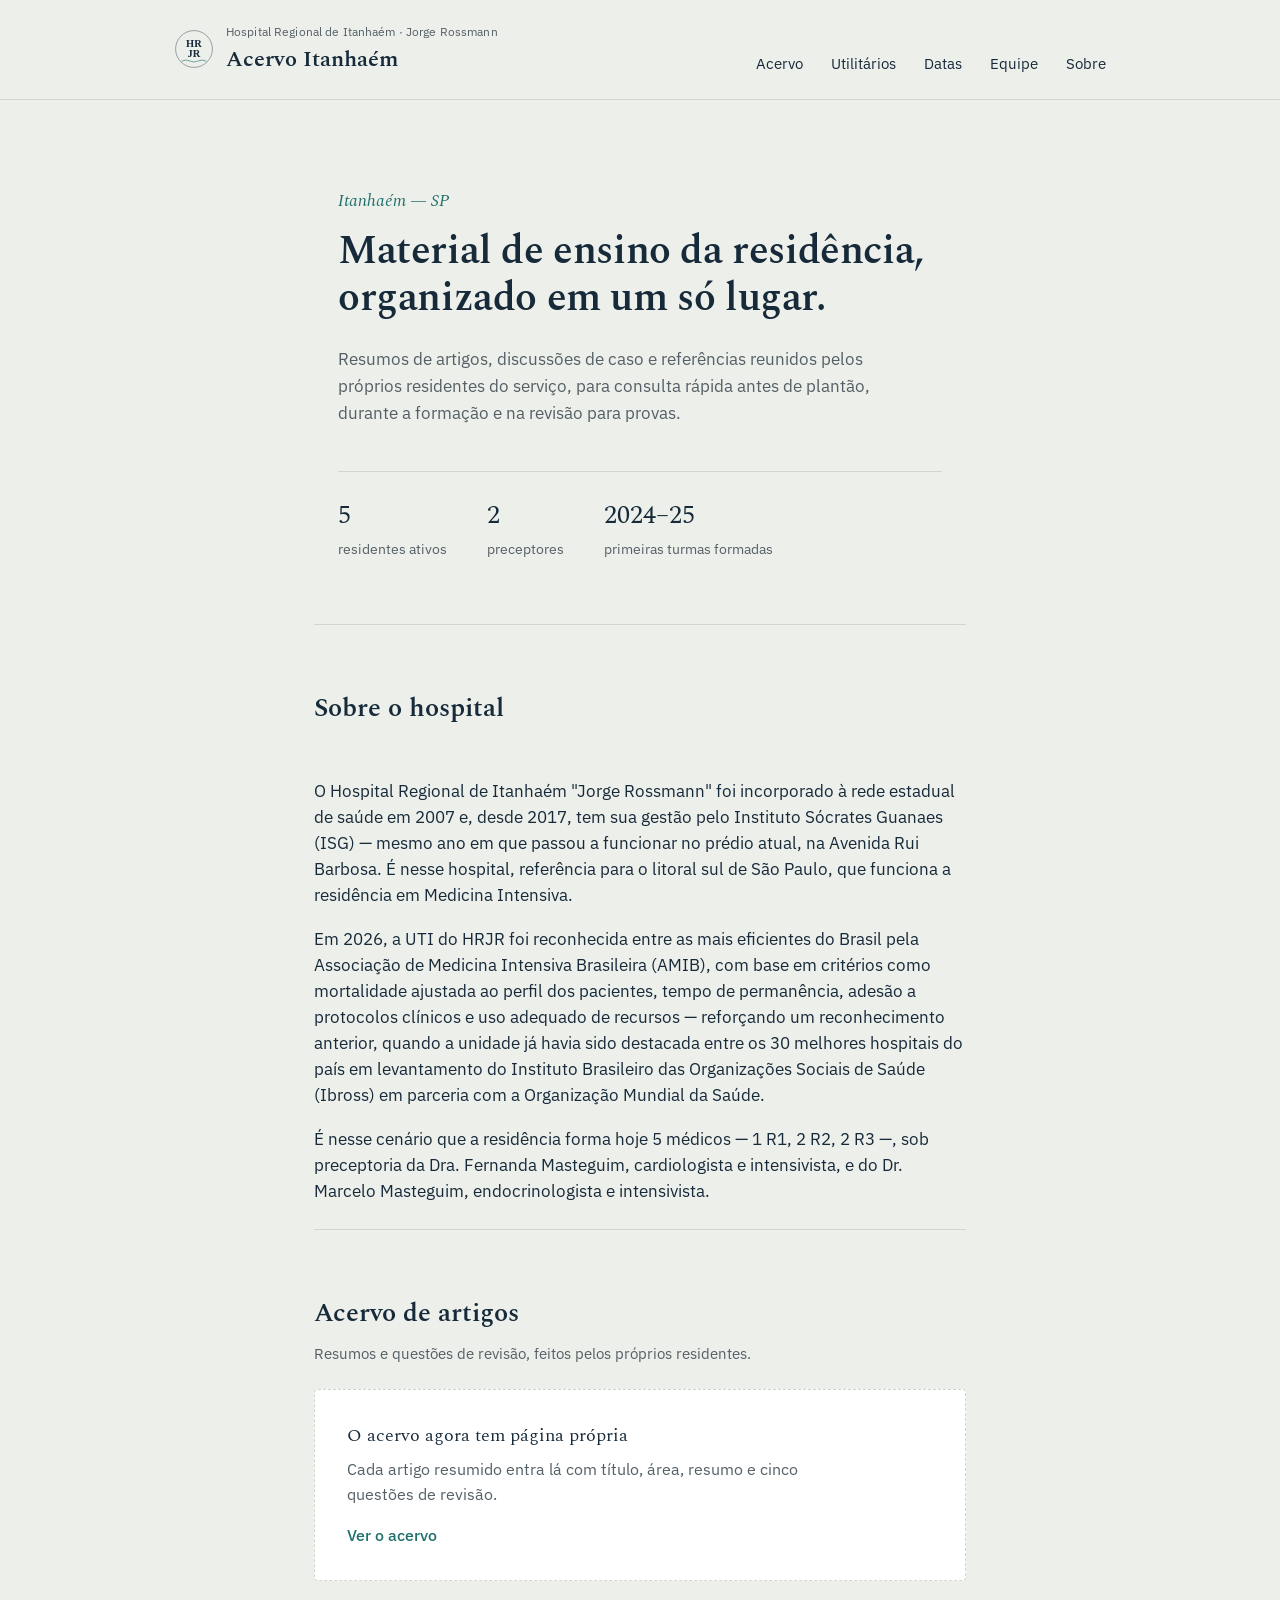
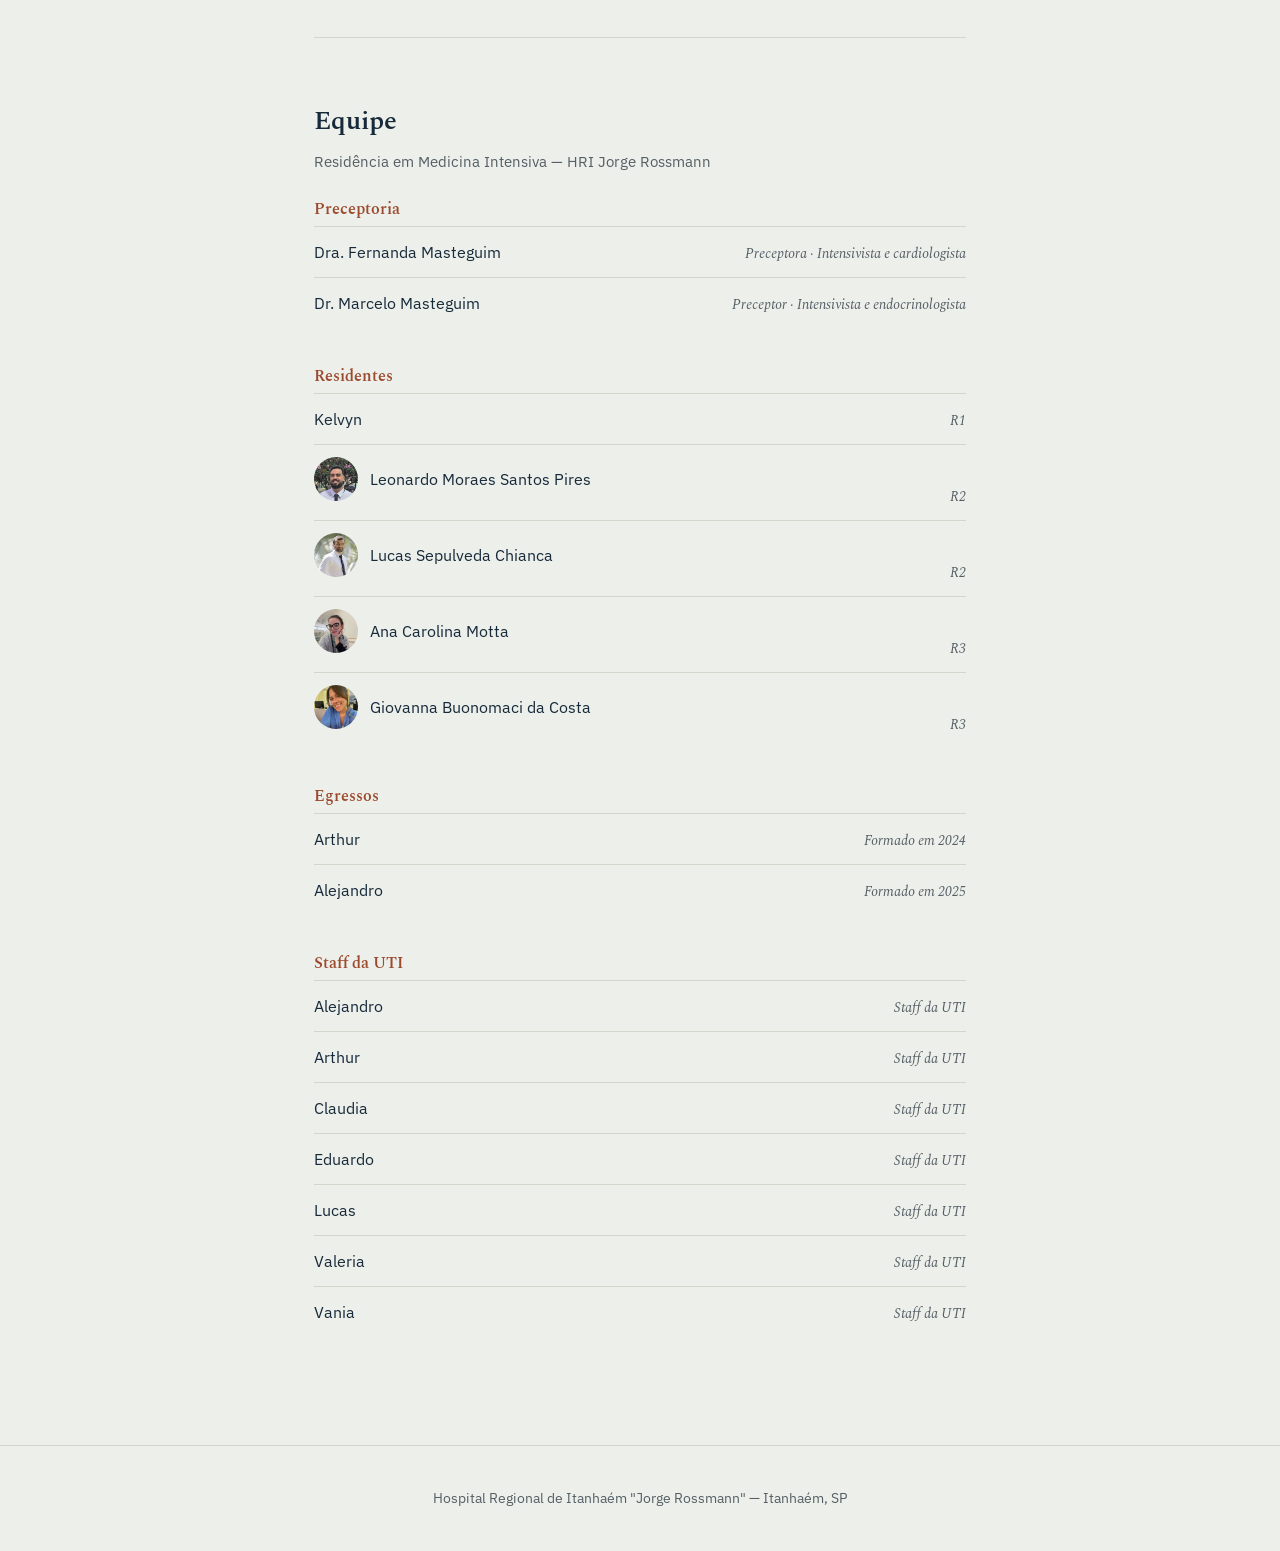
<file: index.html>
<!doctype html>
<html lang="pt-BR">
<head>
<meta charset="utf-8">
<meta name="viewport" content="width=device-width, initial-scale=1">
<title>Acervo Itanhaém — Residência HRI Jorge Rossmann</title>
<meta name="description" content="Acervo de resumos de artigos e material de ensino da residência médica do Hospital Regional de Itanhaém Jorge Rossmann.">
<link rel="preconnect" href="https://fonts.googleapis.com">
<link rel="preconnect" href="https://fonts.gstatic.com" crossorigin>
<link href="https://fonts.googleapis.com/css2?family=Spectral:ital,wght@0,400;0,500;0,600;1,400&family=IBM+Plex+Sans:wght@400;500;600&display=swap" rel="stylesheet">
<link rel="stylesheet" href="style.css">
</head>
<body>

<header class="masthead">
  <div class="masthead-inner">
    <a class="masthead-title" href="index.html">
      <img class="masthead-logo" src="assets/logo.svg" alt="Emblema HRJR" width="40" height="40">
      <span class="masthead-text">
        <span class="masthead-kicker">Hospital Regional de Itanhaém · Jorge Rossmann</span>
        <span class="masthead-name">Acervo Itanhaém</span>
      </span>
    </a>
    <nav class="masthead-nav">
      <a href="acervo.html">Acervo</a>
      <a href="utilitarios.html">Utilitários</a>
      <a href="datas.html">Datas</a>
      <a href="#equipe">Equipe</a>
      <a href="#sobre">Sobre</a>
    </nav>
  </div>
</header>

<main>

  <section class="hero">
    <div class="hero-inner">
      <p class="hero-eyebrow">Itanhaém — SP</p>
      <h1>Material de ensino da residência, organizado em um só lugar.</h1>
      <p class="hero-lede">
        Resumos de artigos, discussões de caso e referências reunidos pelos próprios residentes
        do serviço, para consulta rápida antes de plantão, durante a formação e na revisão para provas.
      </p>
      <div class="hero-meta">
        <div class="hero-meta-item">
          <span class="hero-meta-value">5</span>
          <span class="hero-meta-label">residentes ativos</span>
        </div>
        <div class="hero-meta-item">
          <span class="hero-meta-value">2</span>
          <span class="hero-meta-label">preceptores</span>
        </div>
        <div class="hero-meta-item">
          <span class="hero-meta-value">2024–25</span>
          <span class="hero-meta-label">primeiras turmas formadas</span>
        </div>
      </div>
    </div>
  </section>

  <section class="about" id="sobre">
    <div class="section-head">
      <h2>Sobre o hospital</h2>
    </div>
    <div class="about-body">
      <p>O Hospital Regional de Itanhaém "Jorge Rossmann" foi incorporado à rede estadual de saúde em 2007 e, desde 2017, tem sua gestão pelo Instituto Sócrates Guanaes (ISG) — mesmo ano em que passou a funcionar no prédio atual, na Avenida Rui Barbosa. É nesse hospital, referência para o litoral sul de São Paulo, que funciona a residência em Medicina Intensiva.</p>
      <p>Em 2026, a UTI do HRJR foi reconhecida entre as mais eficientes do Brasil pela Associação de Medicina Intensiva Brasileira (AMIB), com base em critérios como mortalidade ajustada ao perfil dos pacientes, tempo de permanência, adesão a protocolos clínicos e uso adequado de recursos — reforçando um reconhecimento anterior, quando a unidade já havia sido destacada entre os 30 melhores hospitais do país em levantamento do Instituto Brasileiro das Organizações Sociais de Saúde (Ibross) em parceria com a Organização Mundial da Saúde.</p>
      <p>É nesse cenário que a residência forma hoje 5 médicos — 1 R1, 2 R2, 2 R3 —, sob preceptoria da Dra. Fernanda Masteguim, cardiologista e intensivista, e do Dr. Marcelo Masteguim, endocrinologista e intensivista.</p>
    </div>
  </section>

  <section class="archive" id="acervo">
    <div class="section-head">
      <h2>Acervo de artigos</h2>
      <p class="section-note">Resumos e questões de revisão, feitos pelos próprios residentes.</p>
    </div>
    <div class="archive-empty">
      <p class="archive-empty-title">O acervo agora tem página própria</p>
      <p class="archive-empty-body">
        Cada artigo resumido entra lá com título, área, resumo e cinco questões de revisão.
      </p>
      <a class="archive-cta" href="acervo.html">Ver o acervo</a>
    </div>
  </section>

  <section class="team" id="equipe">
    <div class="section-head">
      <h2>Equipe</h2>
      <p class="section-note">Residência em Medicina Intensiva — HRI Jorge Rossmann</p>
    </div>

    <div class="team-group">
      <h3 class="team-group-title">Preceptoria</h3>
      <ul class="team-list">
        <li class="team-row">
          <span class="team-name">Dra. Fernanda Masteguim</span>
          <span class="team-role">Preceptora · Intensivista e cardiologista</span>
        </li>
        <li class="team-row">
          <span class="team-name">Dr. Marcelo Masteguim</span>
          <span class="team-role">Preceptor · Intensivista e endocrinologista</span>
        </li>
      </ul>
    </div>

    <div class="team-group">
      <h3 class="team-group-title">Residentes</h3>
      <ul class="team-list">
        <li class="team-row">
          <span class="team-name">Kelvyn</span>
          <span class="team-role">R1</span>
        </li>
        <li class="team-row">
          <span class="team-person">
            <img class="team-photo" src="assets/leonardo-moraes.jpg" alt="Foto de Leonardo Moraes Santos Pires">
            <span class="team-name">Leonardo Moraes Santos Pires</span>
          </span>
          <span class="team-role">R2</span>
        </li>
        <li class="team-row">
          <span class="team-person">
            <img class="team-photo" src="assets/lucas-sepulveda.jpg" alt="Foto de Lucas Sepulveda Chianca" style="object-position: 60% 20%;">
            <span class="team-name">Lucas Sepulveda Chianca</span>
          </span>
          <span class="team-role">R2</span>
        </li>
        <li class="team-row">
          <span class="team-person">
            <img class="team-photo" src="assets/ana-carolina-motta.jpg" alt="Foto de Ana Carolina Motta" style="object-position: 48% 22%;">
            <span class="team-name">Ana Carolina Motta</span>
          </span>
          <span class="team-role">R3</span>
        </li>
        <li class="team-row">
          <span class="team-person">
            <img class="team-photo" src="assets/giovanna-buonomaci.jpg" alt="Foto de Giovanna Buonomaci da Costa" style="object-position: 50% 18%;">
            <span class="team-name">Giovanna Buonomaci da Costa</span>
          </span>
          <span class="team-role">R3</span>
        </li>
      </ul>
    </div>

    <div class="team-group">
      <h3 class="team-group-title">Egressos</h3>
      <ul class="team-list">
        <li class="team-row">
          <span class="team-name">Arthur</span>
          <span class="team-role">Formado em 2024</span>
        </li>
        <li class="team-row">
          <span class="team-name">Alejandro</span>
          <span class="team-role">Formado em 2025</span>
        </li>
      </ul>
    </div>

    <div class="team-group">
      <h3 class="team-group-title">Staff da UTI</h3>
      <ul class="team-list">
        <li class="team-row">
          <span class="team-name">Alejandro</span>
          <span class="team-role">Staff da UTI</span>
        </li>
        <li class="team-row">
          <span class="team-name">Arthur</span>
          <span class="team-role">Staff da UTI</span>
        </li>
        <li class="team-row">
          <span class="team-name">Claudia</span>
          <span class="team-role">Staff da UTI</span>
        </li>
        <li class="team-row">
          <span class="team-name">Eduardo</span>
          <span class="team-role">Staff da UTI</span>
        </li>
        <li class="team-row">
          <span class="team-name">Lucas</span>
          <span class="team-role">Staff da UTI</span>
        </li>
        <li class="team-row">
          <span class="team-name">Valeria</span>
          <span class="team-role">Staff da UTI</span>
        </li>
        <li class="team-row">
          <span class="team-name">Vania</span>
          <span class="team-role">Staff da UTI</span>
        </li>
      </ul>
    </div>
  </section>

</main>

<footer class="site-footer">
  <p>Hospital Regional de Itanhaém "Jorge Rossmann" — Itanhaém, SP</p>
</footer>

</body>
</html>
</file>
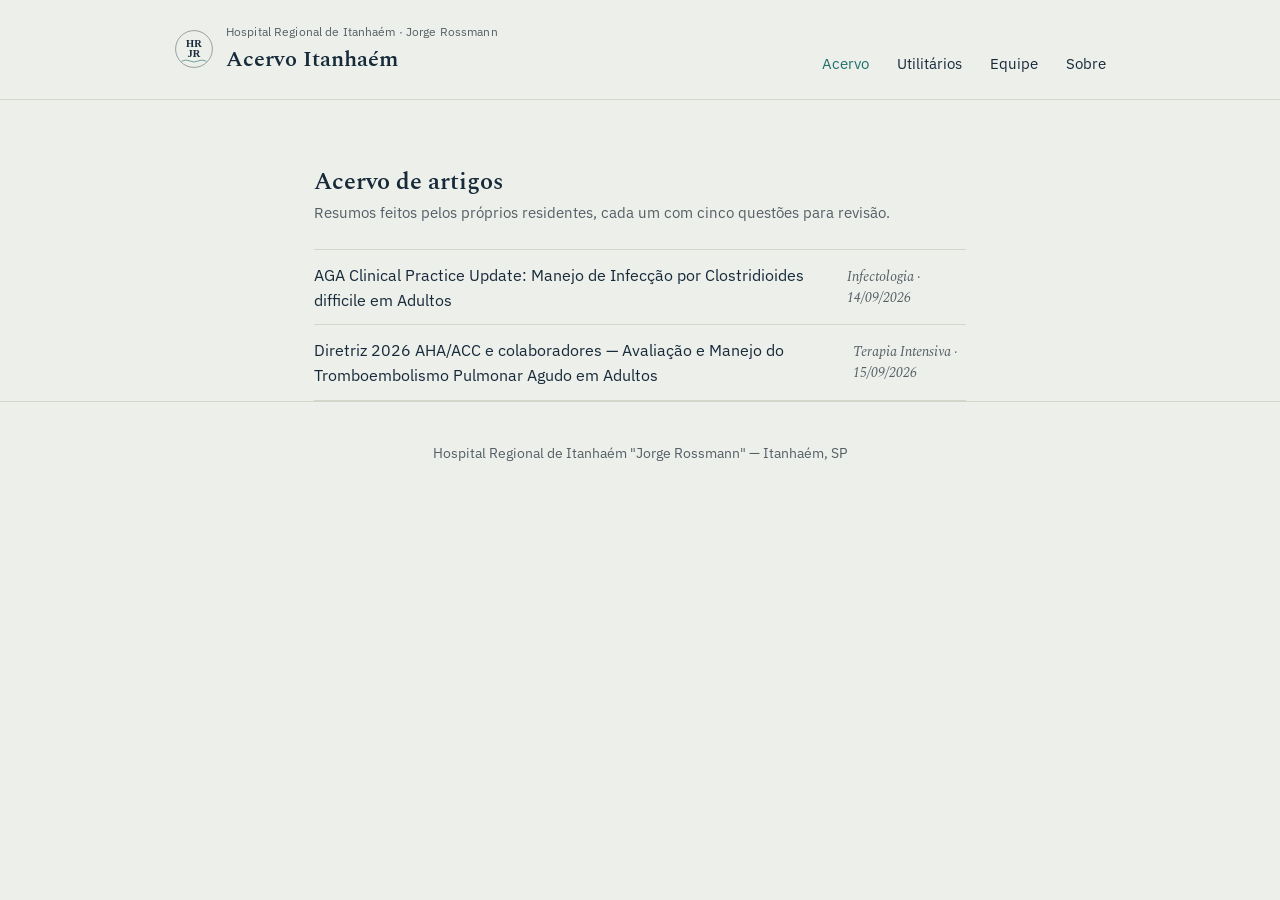
<file: acervo.html>
<!doctype html>
<html lang="pt-BR">
<head>
<meta charset="utf-8">
<meta name="viewport" content="width=device-width, initial-scale=1">
<title>Acervo — Acervo Itanhaém</title>
<meta name="description" content="Resumos de artigos e questões da residência do Hospital Regional de Itanhaém Jorge Rossmann.">
<link rel="preconnect" href="https://fonts.googleapis.com">
<link rel="preconnect" href="https://fonts.gstatic.com" crossorigin>
<link href="https://fonts.googleapis.com/css2?family=Spectral:ital,wght@0,400;0,500;0,600;1,400&family=IBM+Plex+Sans:wght@400;500;600&display=swap" rel="stylesheet">
<link rel="stylesheet" href="style.css">
</head>
<body>

<header class="masthead">
  <div class="masthead-inner">
    <a class="masthead-title" href="index.html">
      <img class="masthead-logo" src="assets/logo.svg" alt="Emblema HRJR" width="40" height="40">
      <span class="masthead-text">
        <span class="masthead-kicker">Hospital Regional de Itanhaém · Jorge Rossmann</span>
        <span class="masthead-name">Acervo Itanhaém</span>
      </span>
    </a>
    <nav class="masthead-nav">
      <a href="acervo.html" class="is-active">Acervo</a>
      <a href="utilitarios.html">Utilitários</a>
      <a href="index.html#equipe">Equipe</a>
      <a href="index.html#sobre">Sobre</a>
    </nav>
  </div>
</header>

<main>
  <section class="section-head">
    <h1>Acervo de artigos</h1>
    <p class="section-note">Resumos feitos pelos próprios residentes, cada um com cinco questões para revisão.</p>
  </section>

  <section class="archive">
    <ul class="team-list acervo-list" id="lista-acervo">
      <li class="team-row"><span class="team-name">Carregando…</span></li>
    </ul>
  </section>
</main>

<footer class="site-footer">
  <p>Hospital Regional de Itanhaém "Jorge Rossmann" — Itanhaém, SP</p>
</footer>

<script src="assets/site.js"></script>
<script>
  carregarManifesto()
    .then(itens => renderizarLista(itens, document.getElementById('lista-acervo')))
    .catch(() => {
      document.getElementById('lista-acervo').innerHTML =
        '<li class="team-row"><span class="team-name">Não foi possível carregar o acervo agora.</span></li>';
    });
</script>

</body>
</html>
</file>
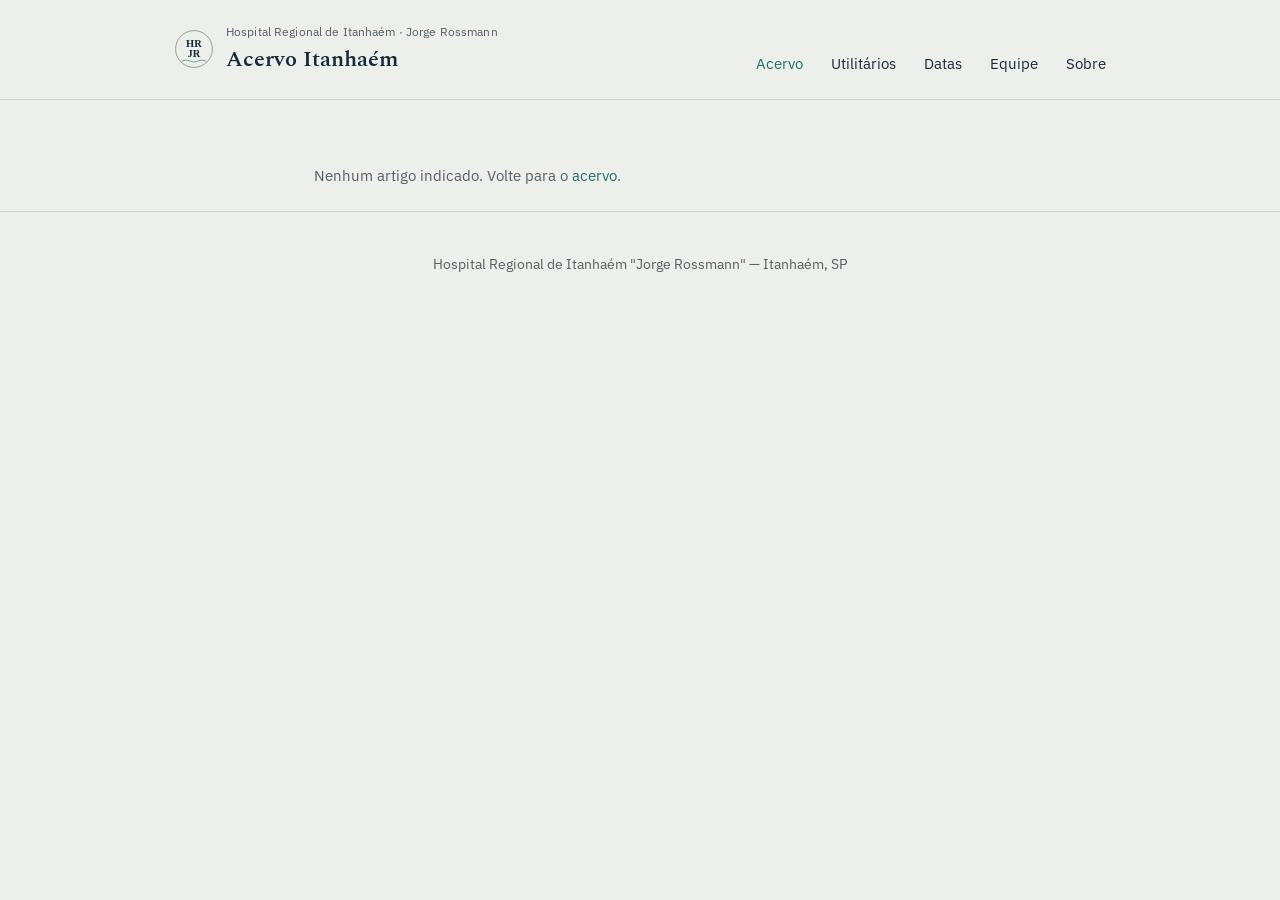
<file: artigo.html>
<!doctype html>
<html lang="pt-BR">
<head>
<meta charset="utf-8">
<meta name="viewport" content="width=device-width, initial-scale=1">
<title>Artigo — Acervo Itanhaém</title>
<link rel="preconnect" href="https://fonts.googleapis.com">
<link rel="preconnect" href="https://fonts.gstatic.com" crossorigin>
<link href="https://fonts.googleapis.com/css2?family=Spectral:ital,wght@0,400;0,500;0,600;1,400&family=IBM+Plex+Sans:wght@400;500;600&display=swap" rel="stylesheet">
<link rel="stylesheet" href="style.css">
</head>
<body>

<header class="masthead">
  <div class="masthead-inner">
    <a class="masthead-title" href="index.html">
      <img class="masthead-logo" src="assets/logo.svg" alt="Emblema HRJR" width="40" height="40">
      <span class="masthead-text">
        <span class="masthead-kicker">Hospital Regional de Itanhaém · Jorge Rossmann</span>
        <span class="masthead-name">Acervo Itanhaém</span>
      </span>
    </a>
    <nav class="masthead-nav">
      <a href="acervo.html" class="is-active">Acervo</a>
      <a href="utilitarios.html">Utilitários</a>
      <a href="datas.html">Datas</a>
      <a href="index.html#equipe">Equipe</a>
      <a href="index.html#sobre">Sobre</a>
    </nav>
  </div>
</header>

<main id="conteudo-artigo">
  <section class="section-head">
    <p class="section-note">Carregando artigo…</p>
  </section>
</main>

<footer class="site-footer">
  <p>Hospital Regional de Itanhaém "Jorge Rossmann" — Itanhaém, SP</p>
</footer>

<script src="assets/site.js"></script>
<script>
  const params = new URLSearchParams(location.search);
  const id = params.get('id');
  const main = document.getElementById('conteudo-artigo');

  if (!id) {
    main.innerHTML = '<section class="section-head"><p class="section-note">Nenhum artigo indicado. Volte para o <a href="acervo.html">acervo</a>.</p></section>';
  } else {
    carregarArtigo(id).then(artigo => {
      document.title = `${artigo.titulo} — Acervo Itanhaém`;
      main.innerHTML = `
        <article class="article">
          <p class="hero-eyebrow">${artigo.area}</p>
          <h1>${artigo.titulo}</h1>
          <p class="article-meta">
            Resumo por ${artigo.autor_resumo} · publicado em ${formatarData(artigo.data_resumo)}
            · artigo original em ${formatarData(artigo.data_publicacao)}
          </p>
          <div class="article-body">
            ${artigo.resumo.map(p => {
              const trimmed = p.trim();
              const isBlock = trimmed.startsWith('<table') || trimmed.startsWith('<blockquote') || trimmed.startsWith('<h3');
              if (trimmed.startsWith('<table')) return `<div class="table-scroll">${p}</div>`;
              return isBlock ? p : `<p>${p}</p>`;
            }).join('')}
          </div>
          <p><a href="${artigo.fonte_url}" target="_blank" rel="noopener">Ler o artigo original — ${artigo.fonte_titulo}</a></p>
        </article>
        <section class="quiz-section">
          <h2>Questões</h2>
          <div class="quiz-player" id="quiz"></div>
        </section>
      `;
      iniciarQuiz(artigo.questoes, document.getElementById('quiz'));
    }).catch(() => {
      main.innerHTML = '<section class="section-head"><p class="section-note">Não foi possível carregar este artigo.</p></section>';
    });
  }
</script>

</body>
</html>
</file>
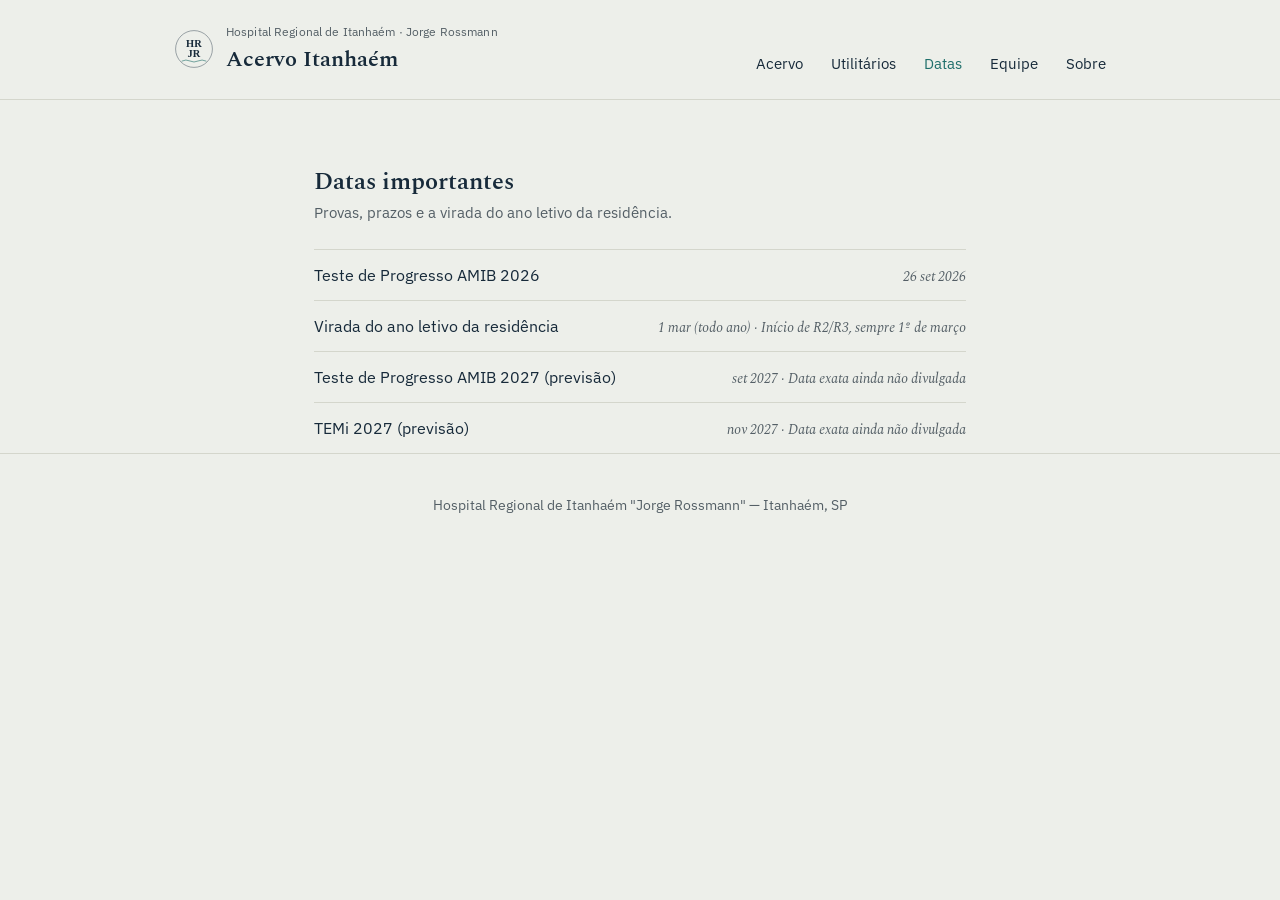
<file: datas.html>
<!doctype html>
<html lang="pt-BR">
<head>
<meta charset="utf-8">
<meta name="viewport" content="width=device-width, initial-scale=1">
<title>Datas importantes — Acervo Itanhaém</title>
<meta name="description" content="Datas importantes da residência: Teste de Progresso AMIB, TEMi e virada do ano letivo.">
<link rel="preconnect" href="https://fonts.googleapis.com">
<link rel="preconnect" href="https://fonts.gstatic.com" crossorigin>
<link href="https://fonts.googleapis.com/css2?family=Spectral:ital,wght@0,400;0,500;0,600;1,400&family=IBM+Plex+Sans:wght@400;500;600&display=swap" rel="stylesheet">
<link rel="stylesheet" href="style.css">
</head>
<body>

<header class="masthead">
  <div class="masthead-inner">
    <a class="masthead-title" href="index.html">
      <img class="masthead-logo" src="assets/logo.svg" alt="Emblema HRJR" width="40" height="40">
      <span class="masthead-text">
        <span class="masthead-kicker">Hospital Regional de Itanhaém · Jorge Rossmann</span>
        <span class="masthead-name">Acervo Itanhaém</span>
      </span>
    </a>
    <nav class="masthead-nav">
      <a href="acervo.html">Acervo</a>
      <a href="utilitarios.html">Utilitários</a>
      <a href="datas.html" class="is-active">Datas</a>
      <a href="index.html#equipe">Equipe</a>
      <a href="index.html#sobre">Sobre</a>
    </nav>
  </div>
</header>

<main>
  <section class="section-head">
    <h1>Datas importantes</h1>
    <p class="section-note">Provas, prazos e a virada do ano letivo da residência.</p>
  </section>

  <section class="archive" style="border-bottom: none;">
    <ul class="team-list" id="lista-datas">
      <li class="team-row"><span class="team-name">Carregando…</span></li>
    </ul>
  </section>
</main>

<footer class="site-footer">
  <p>Hospital Regional de Itanhaém "Jorge Rossmann" — Itanhaém, SP</p>
</footer>

<script src="assets/calculadoras.js"></script>
<script>
  renderizarDatas(document.getElementById('lista-datas'));
</script>

</body>
</html>
</file>
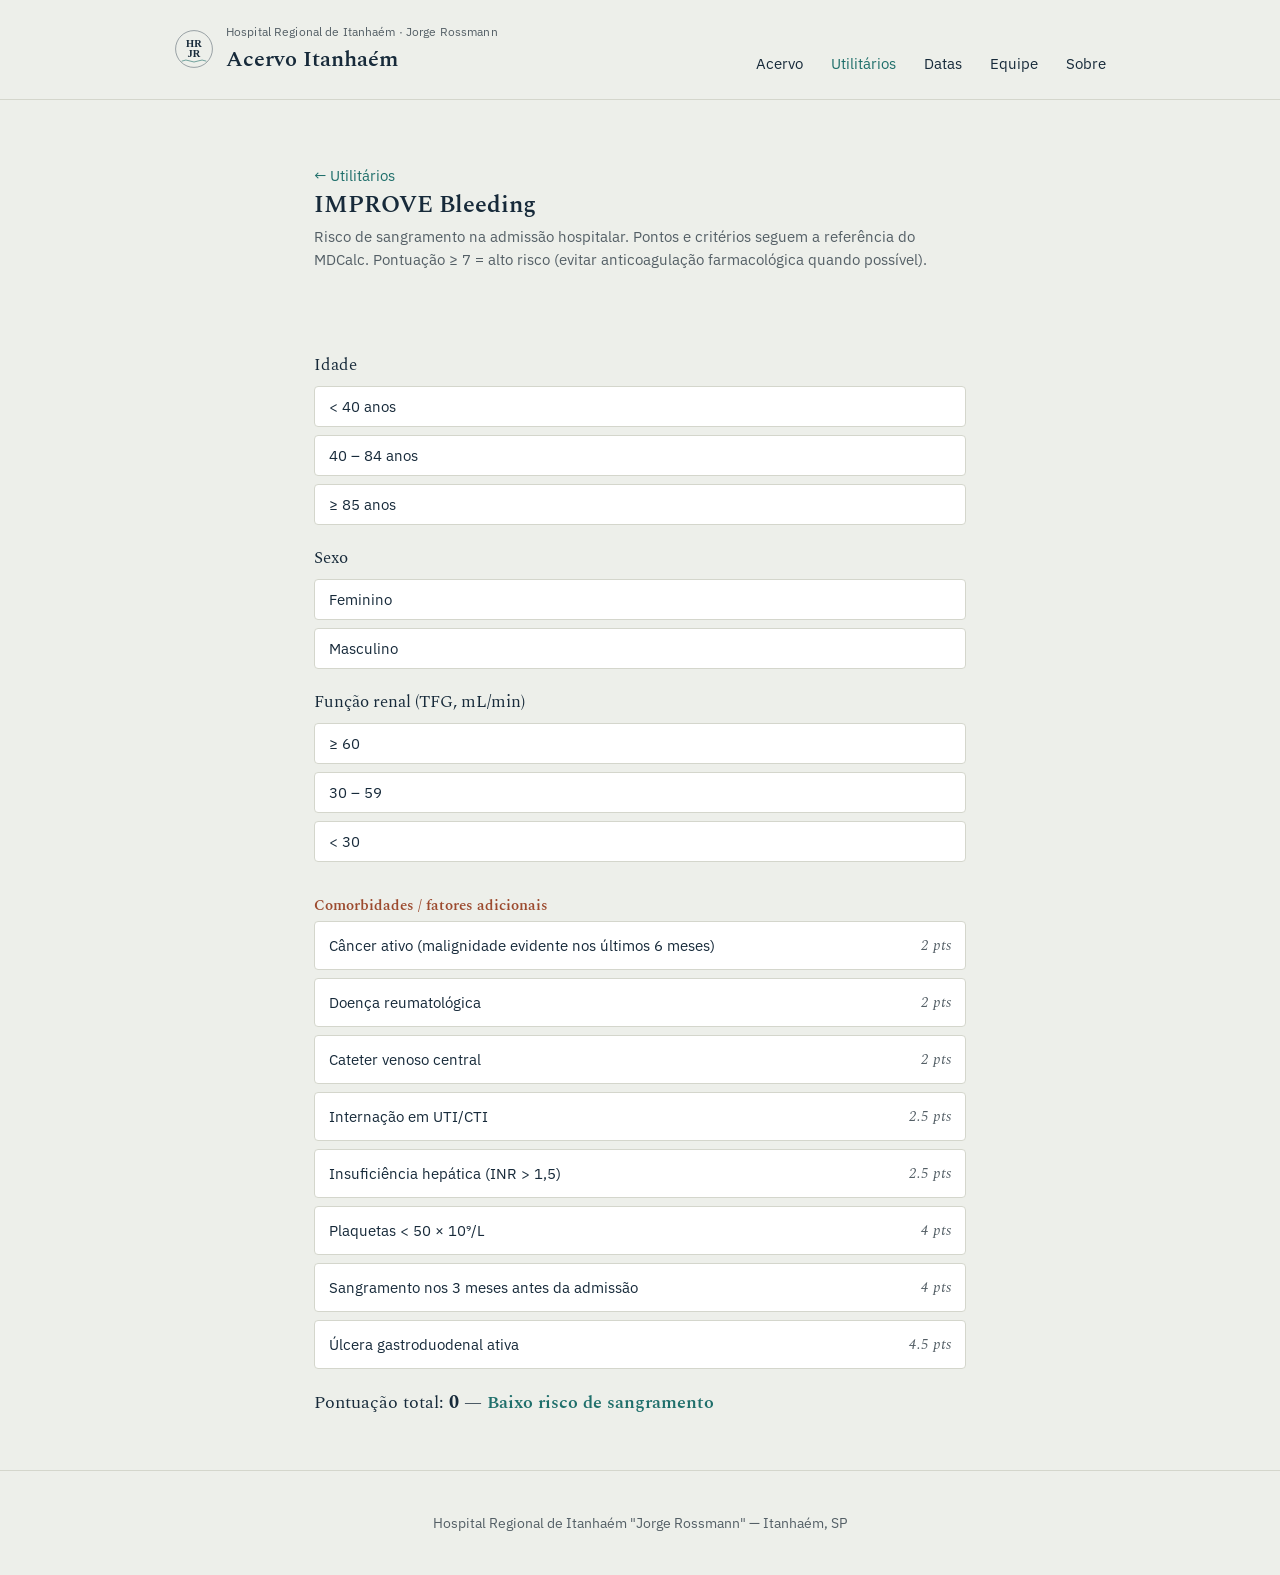
<file: improve-bleeding.html>
<!doctype html>
<html lang="pt-BR">
<head>
<meta charset="utf-8">
<meta name="viewport" content="width=device-width, initial-scale=1">
<title>IMPROVE Bleeding — Acervo Itanhaém</title>
<link rel="preconnect" href="https://fonts.googleapis.com">
<link rel="preconnect" href="https://fonts.gstatic.com" crossorigin>
<link href="https://fonts.googleapis.com/css2?family=Spectral:ital,wght@0,400;0,500;0,600;1,400&family=IBM+Plex+Sans:wght@400;500;600&display=swap" rel="stylesheet">
<link rel="stylesheet" href="style.css">
</head>
<body>

<header class="masthead">
  <div class="masthead-inner">
    <a class="masthead-title" href="index.html">
      <img class="masthead-logo" src="assets/logo.svg" alt="Emblema HRJR" width="40" height="40">
      <span class="masthead-text">
        <span class="masthead-kicker">Hospital Regional de Itanhaém · Jorge Rossmann</span>
        <span class="masthead-name">Acervo Itanhaém</span>
      </span>
    </a>
    <nav class="masthead-nav">
      <a href="acervo.html">Acervo</a>
      <a href="utilitarios.html" class="is-active">Utilitários</a>
      <a href="datas.html">Datas</a>
      <a href="index.html#equipe">Equipe</a>
      <a href="index.html#sobre">Sobre</a>
    </nav>
  </div>
</header>

<main>
  <section class="section-head">
    <p class="section-note"><a href="utilitarios.html">← Utilitários</a></p>
    <h1>IMPROVE Bleeding</h1>
    <p class="section-note">Risco de sangramento na admissão hospitalar. Pontos e critérios seguem a referência do MDCalc. Pontuação ≥ 7 = alto risco (evitar anticoagulação farmacológica quando possível).</p>
  </section>

  <section class="calculadora-bloco" style="border-bottom:none;">
    <div id="improve-calc"></div>
  </section>
</main>

<footer class="site-footer">
  <p>Hospital Regional de Itanhaém "Jorge Rossmann" — Itanhaém, SP</p>
</footer>

<script src="assets/calculadoras.js"></script>
<script>
  renderEscalaComposta({
    grupos: IMPROVE_GRUPOS,
    itens: IMPROVE_ITENS,
    corte: { valor: 7, rotuloAlto: 'Alto risco de sangramento', rotuloBaixo: 'Baixo risco de sangramento' }
  }, document.getElementById('improve-calc'));
</script>

</body>
</html>
</file>
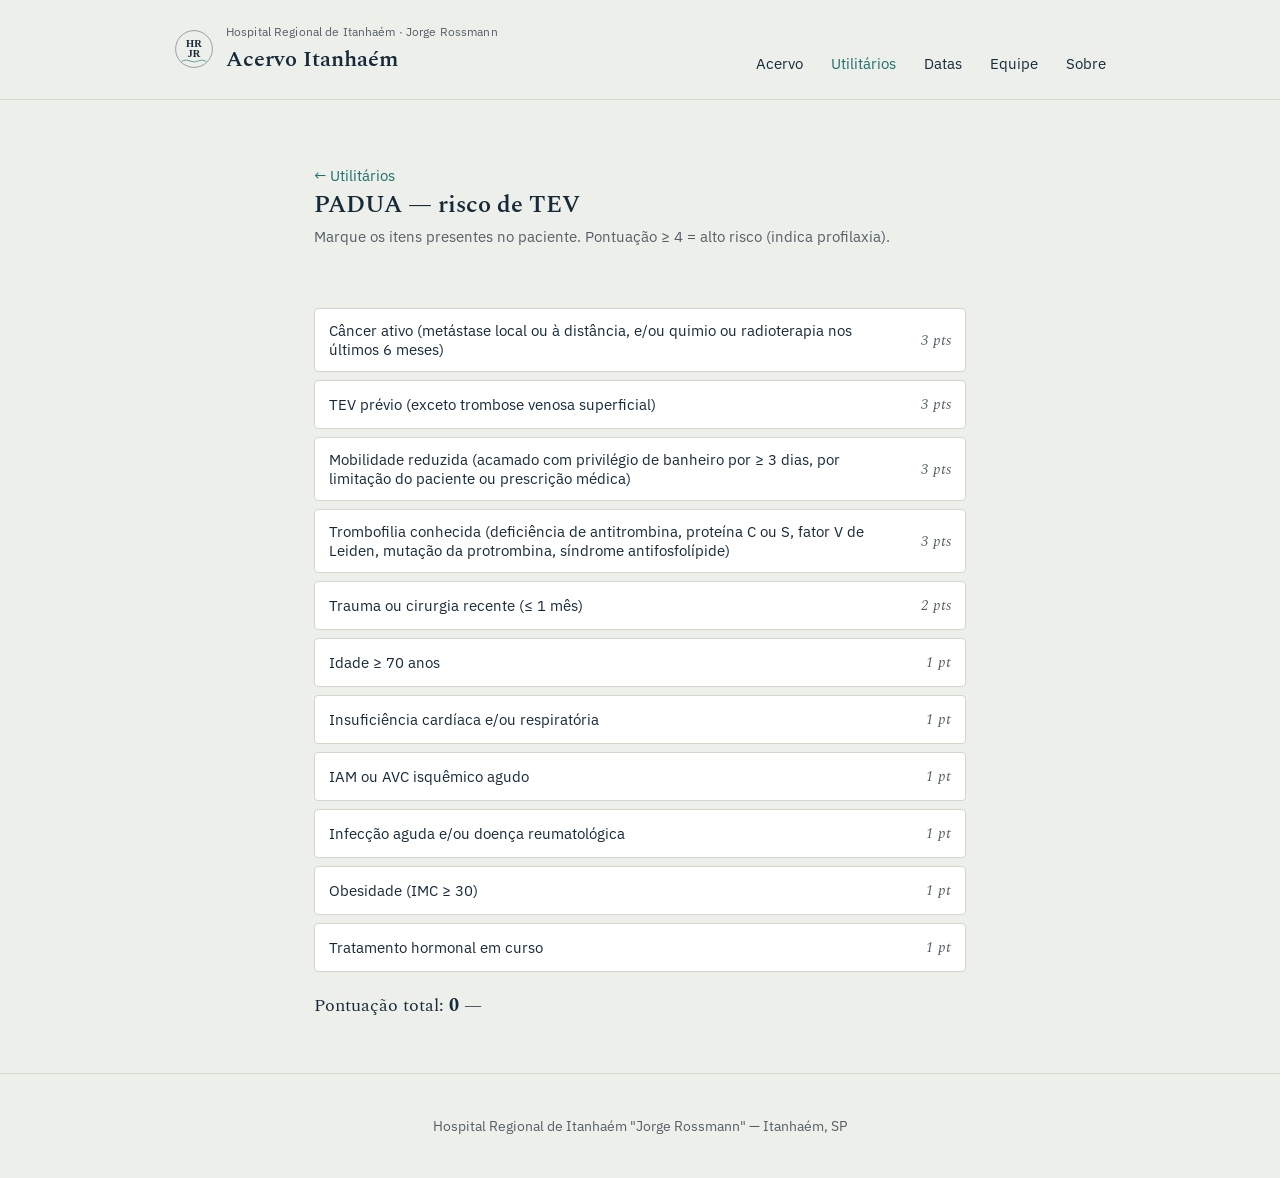
<file: padua.html>
<!doctype html>
<html lang="pt-BR">
<head>
<meta charset="utf-8">
<meta name="viewport" content="width=device-width, initial-scale=1">
<title>PADUA — Acervo Itanhaém</title>
<link rel="preconnect" href="https://fonts.googleapis.com">
<link rel="preconnect" href="https://fonts.gstatic.com" crossorigin>
<link href="https://fonts.googleapis.com/css2?family=Spectral:ital,wght@0,400;0,500;0,600;1,400&family=IBM+Plex+Sans:wght@400;500;600&display=swap" rel="stylesheet">
<link rel="stylesheet" href="style.css">
</head>
<body>

<header class="masthead">
  <div class="masthead-inner">
    <a class="masthead-title" href="index.html">
      <img class="masthead-logo" src="assets/logo.svg" alt="Emblema HRJR" width="40" height="40">
      <span class="masthead-text">
        <span class="masthead-kicker">Hospital Regional de Itanhaém · Jorge Rossmann</span>
        <span class="masthead-name">Acervo Itanhaém</span>
      </span>
    </a>
    <nav class="masthead-nav">
      <a href="acervo.html">Acervo</a>
      <a href="utilitarios.html" class="is-active">Utilitários</a>
      <a href="datas.html">Datas</a>
      <a href="index.html#equipe">Equipe</a>
      <a href="index.html#sobre">Sobre</a>
    </nav>
  </div>
</header>

<main>
  <section class="section-head">
    <p class="section-note"><a href="utilitarios.html">← Utilitários</a></p>
    <h1>PADUA — risco de TEV</h1>
    <p class="section-note">Marque os itens presentes no paciente. Pontuação ≥ 4 = alto risco (indica profilaxia).</p>
  </section>

  <section class="calculadora-bloco" style="border-bottom:none;">
    <div id="padua-calc"></div>
  </section>
</main>

<footer class="site-footer">
  <p>Hospital Regional de Itanhaém "Jorge Rossmann" — Itanhaém, SP</p>
</footer>

<script src="assets/calculadoras.js"></script>
<script>
  renderEscalaChecklist(PADUA_ITENS, document.getElementById('padua-calc'), 4);
</script>

</body>
</html>
</file>
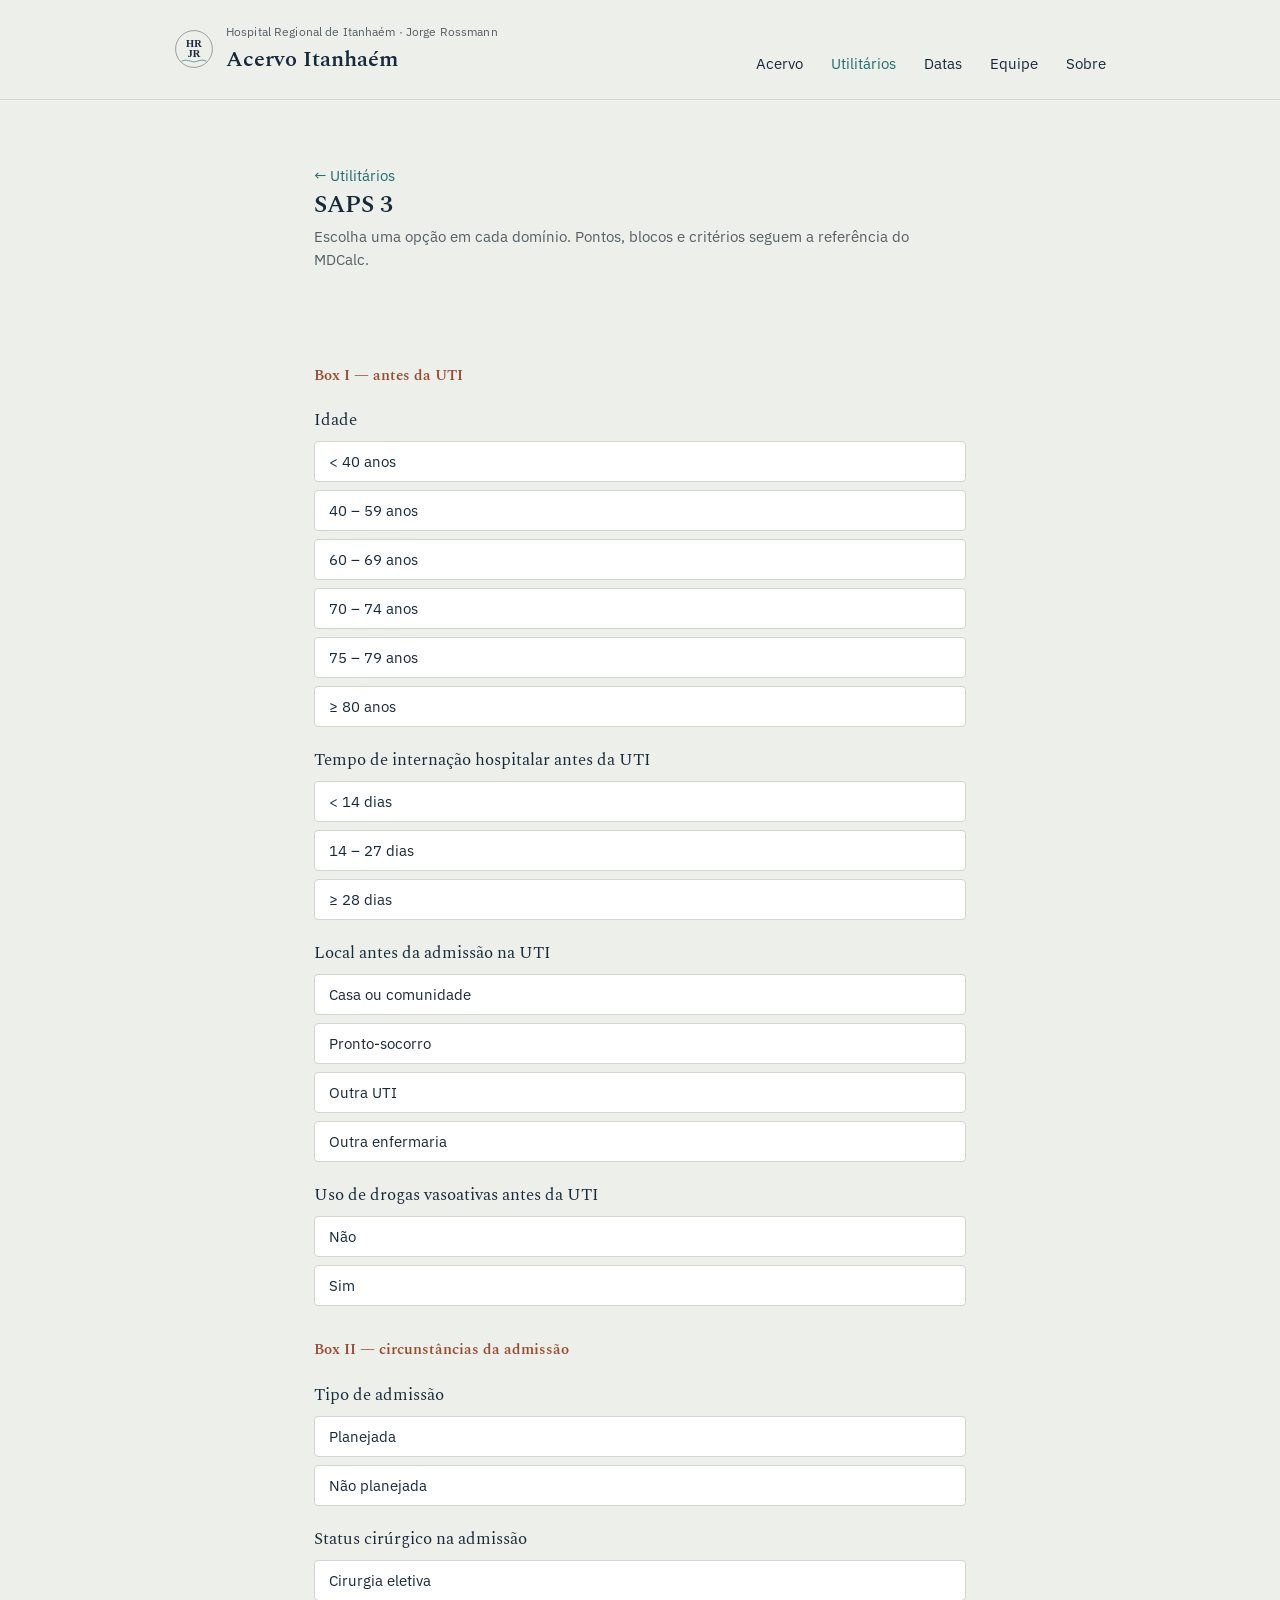
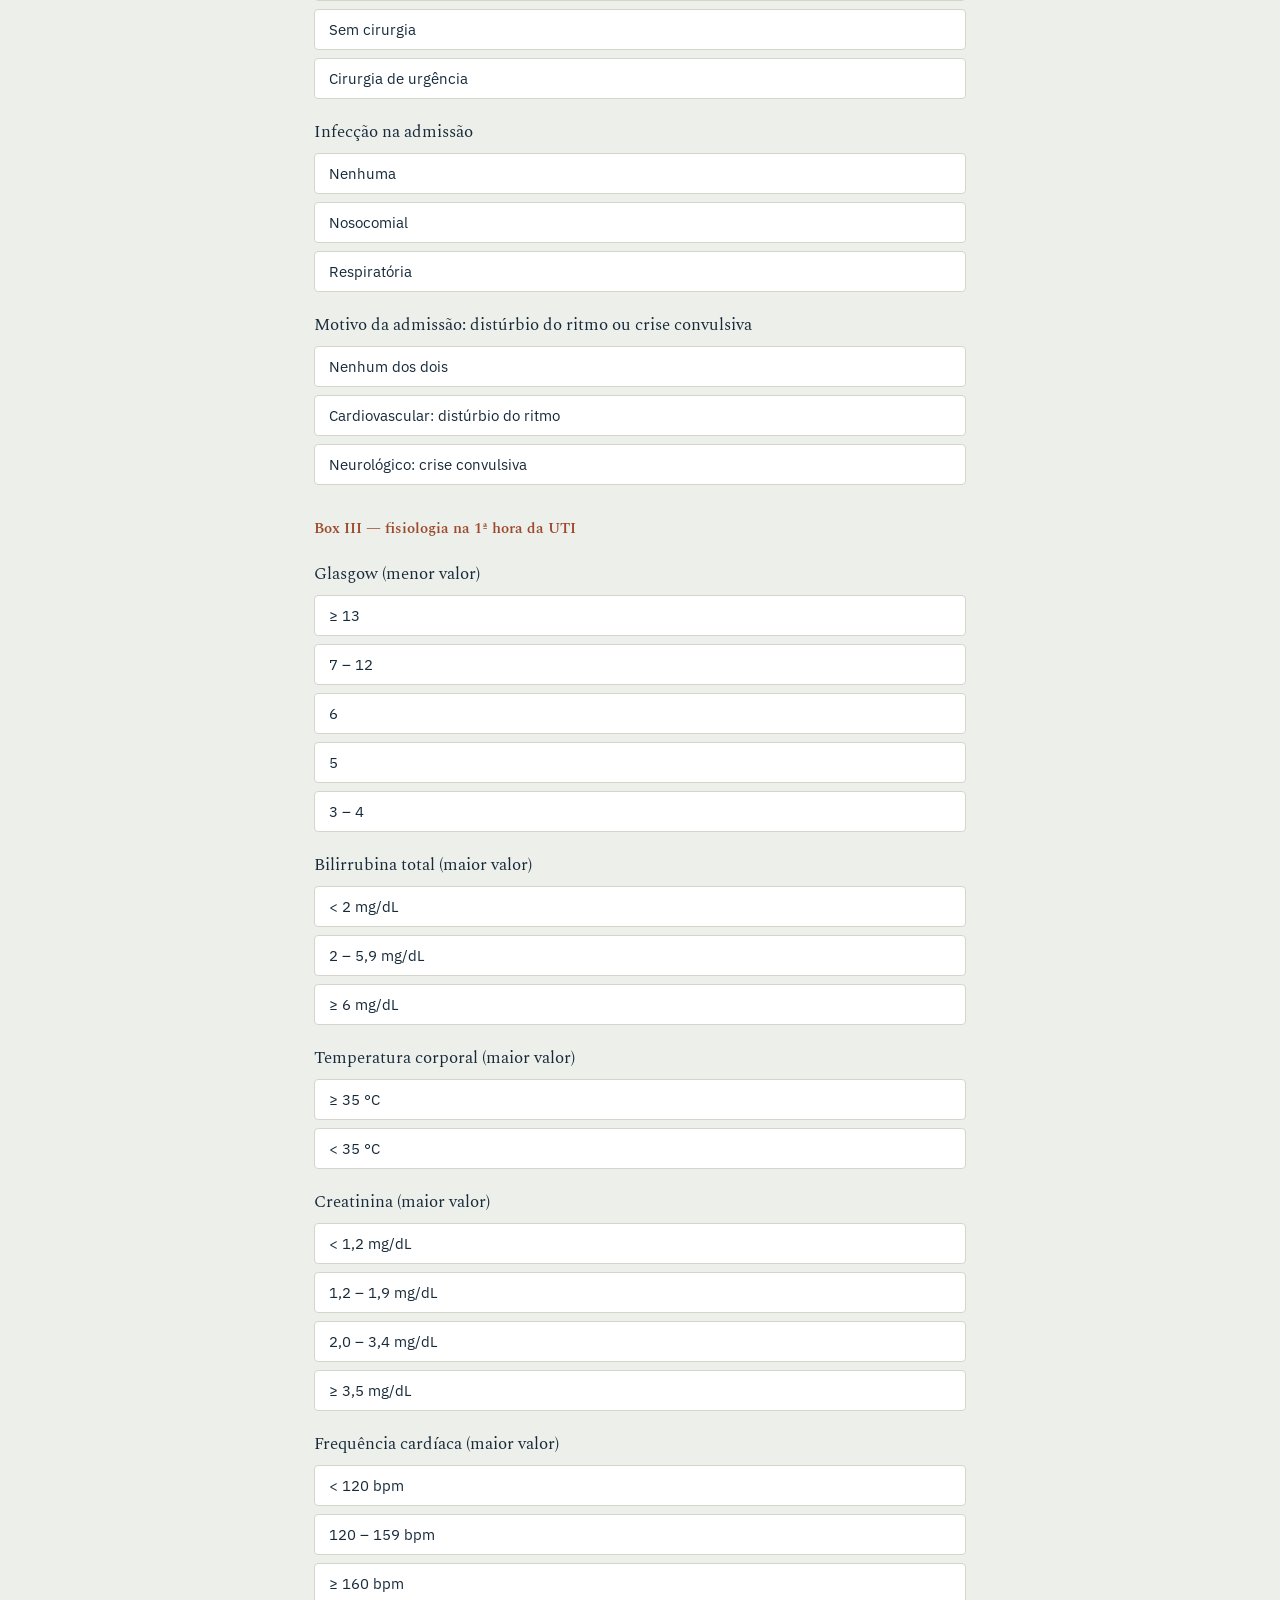
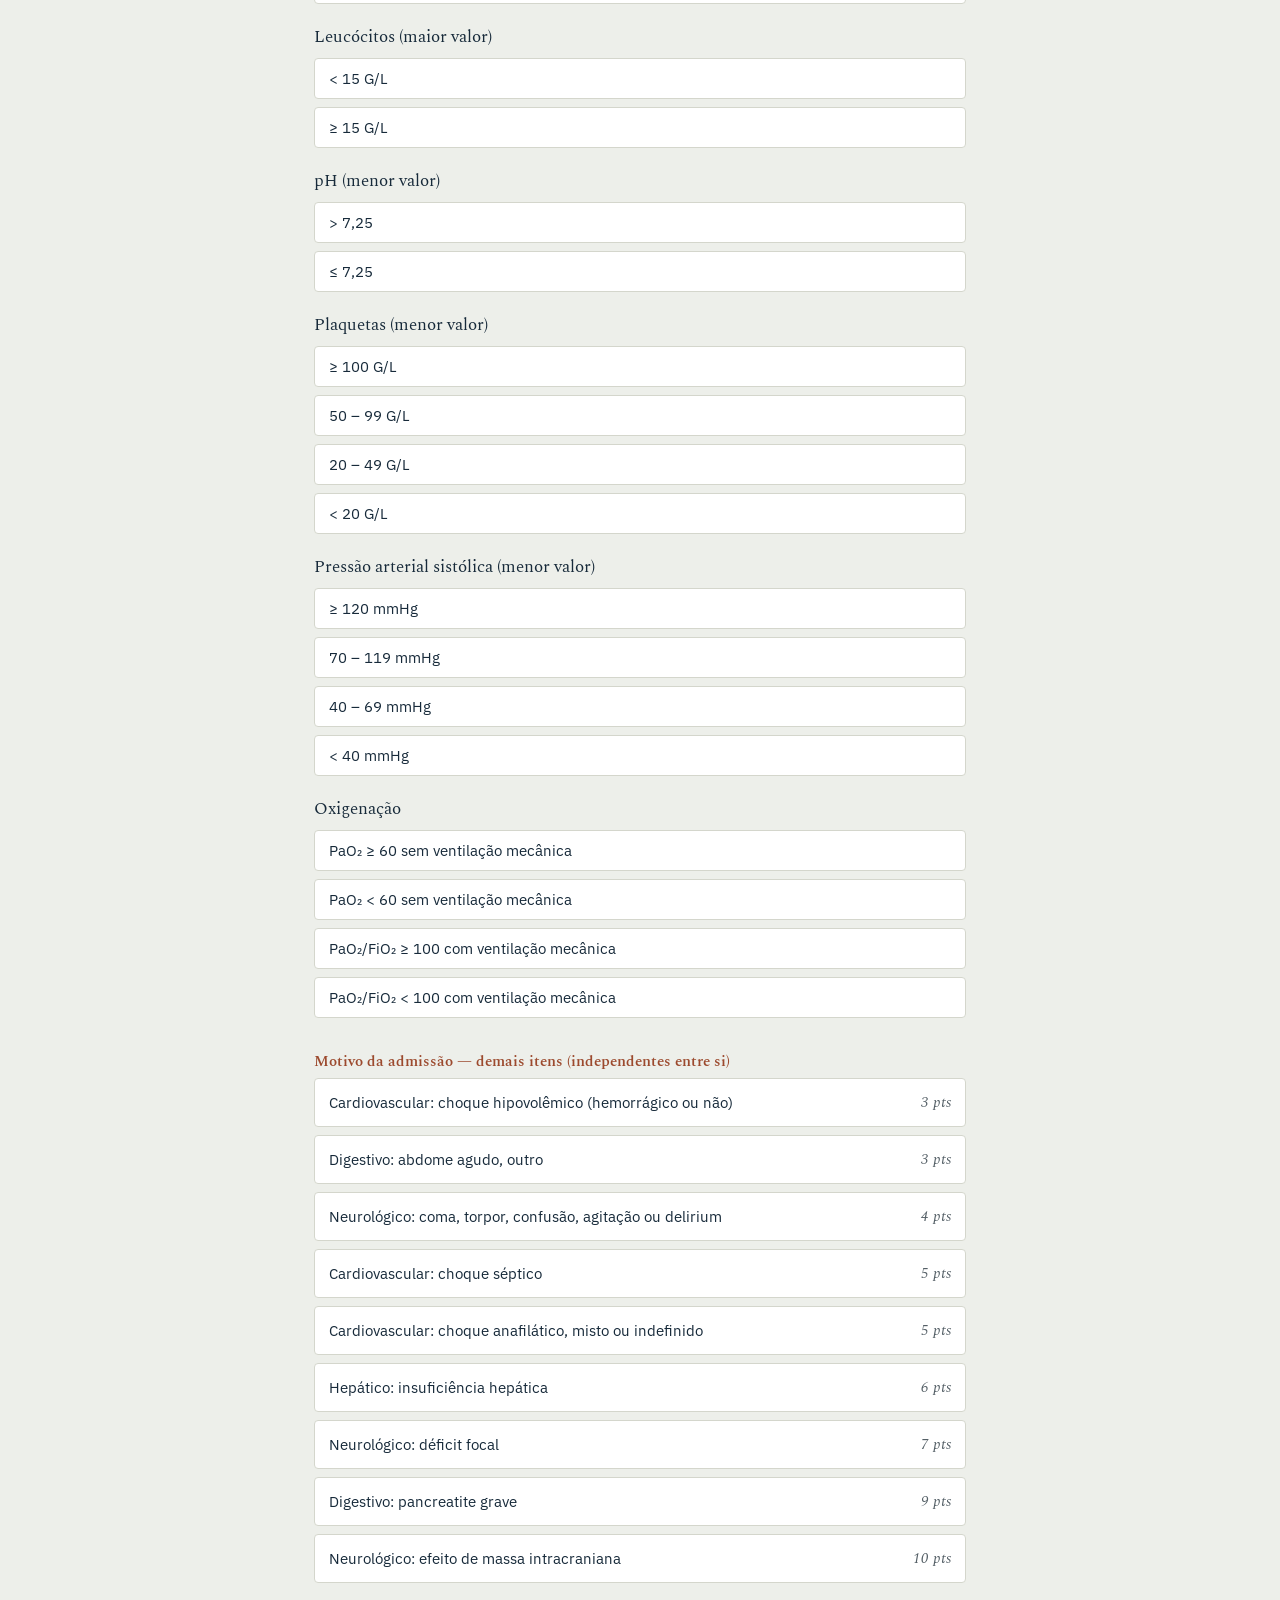
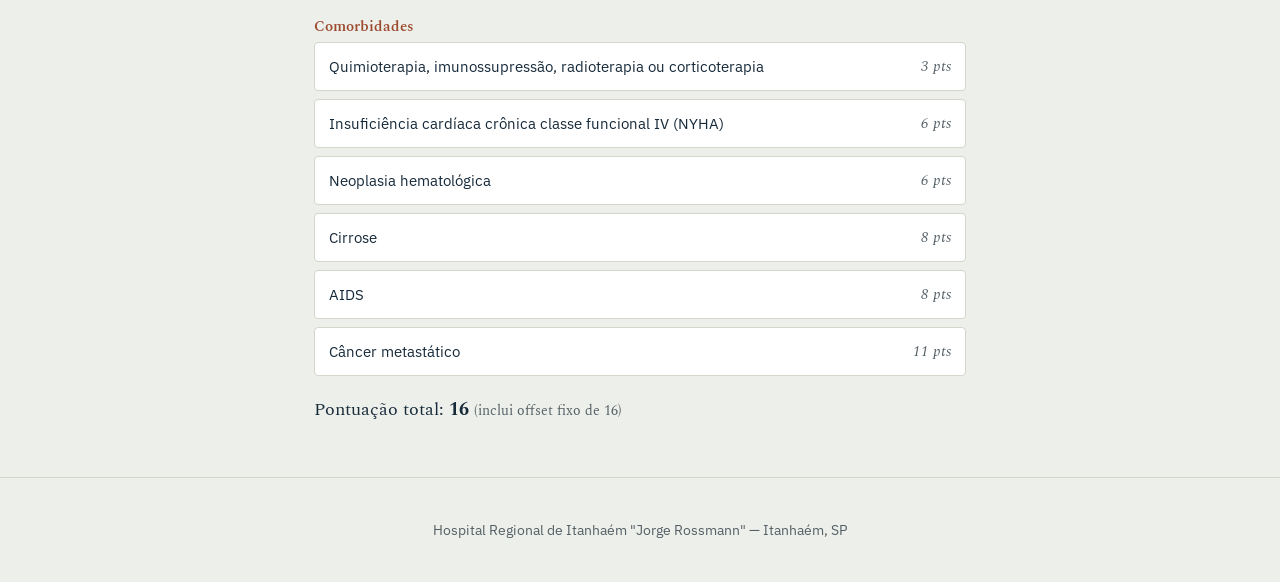
<file: saps3.html>
<!doctype html>
<html lang="pt-BR">
<head>
<meta charset="utf-8">
<meta name="viewport" content="width=device-width, initial-scale=1">
<title>SAPS 3 — Acervo Itanhaém</title>
<link rel="preconnect" href="https://fonts.googleapis.com">
<link rel="preconnect" href="https://fonts.gstatic.com" crossorigin>
<link href="https://fonts.googleapis.com/css2?family=Spectral:ital,wght@0,400;0,500;0,600;1,400&family=IBM+Plex+Sans:wght@400;500;600&display=swap" rel="stylesheet">
<link rel="stylesheet" href="style.css">
</head>
<body>

<header class="masthead">
  <div class="masthead-inner">
    <a class="masthead-title" href="index.html">
      <img class="masthead-logo" src="assets/logo.svg" alt="Emblema HRJR" width="40" height="40">
      <span class="masthead-text">
        <span class="masthead-kicker">Hospital Regional de Itanhaém · Jorge Rossmann</span>
        <span class="masthead-name">Acervo Itanhaém</span>
      </span>
    </a>
    <nav class="masthead-nav">
      <a href="acervo.html">Acervo</a>
      <a href="utilitarios.html" class="is-active">Utilitários</a>
      <a href="datas.html">Datas</a>
      <a href="index.html#equipe">Equipe</a>
      <a href="index.html#sobre">Sobre</a>
    </nav>
  </div>
</header>

<main>
  <section class="section-head">
    <p class="section-note"><a href="utilitarios.html">← Utilitários</a></p>
    <h1>SAPS 3</h1>
    <p class="section-note">Escolha uma opção em cada domínio. Pontos, blocos e critérios seguem a referência do MDCalc.</p>
  </section>

  <section class="calculadora-bloco" style="border-bottom:none;">
    <div id="saps3-calc"></div>
  </section>
</main>

<footer class="site-footer">
  <p>Hospital Regional de Itanhaém "Jorge Rossmann" — Itanhaém, SP</p>
</footer>

<script src="assets/calculadoras.js"></script>
<script>
  renderEscalaComposta({
    grupos: SAPS3_GRUPOS,
    checklists: [
      { titulo: 'Motivo da admissão — demais itens (independentes entre si)', itens: SAPS3_MOTIVOS_ADICIONAIS },
      { titulo: 'Comorbidades', itens: SAPS3_COMORBIDADES }
    ],
    offset: SAPS3_OFFSET
  }, document.getElementById('saps3-calc'));
</script>

</body>
</html>
</file>
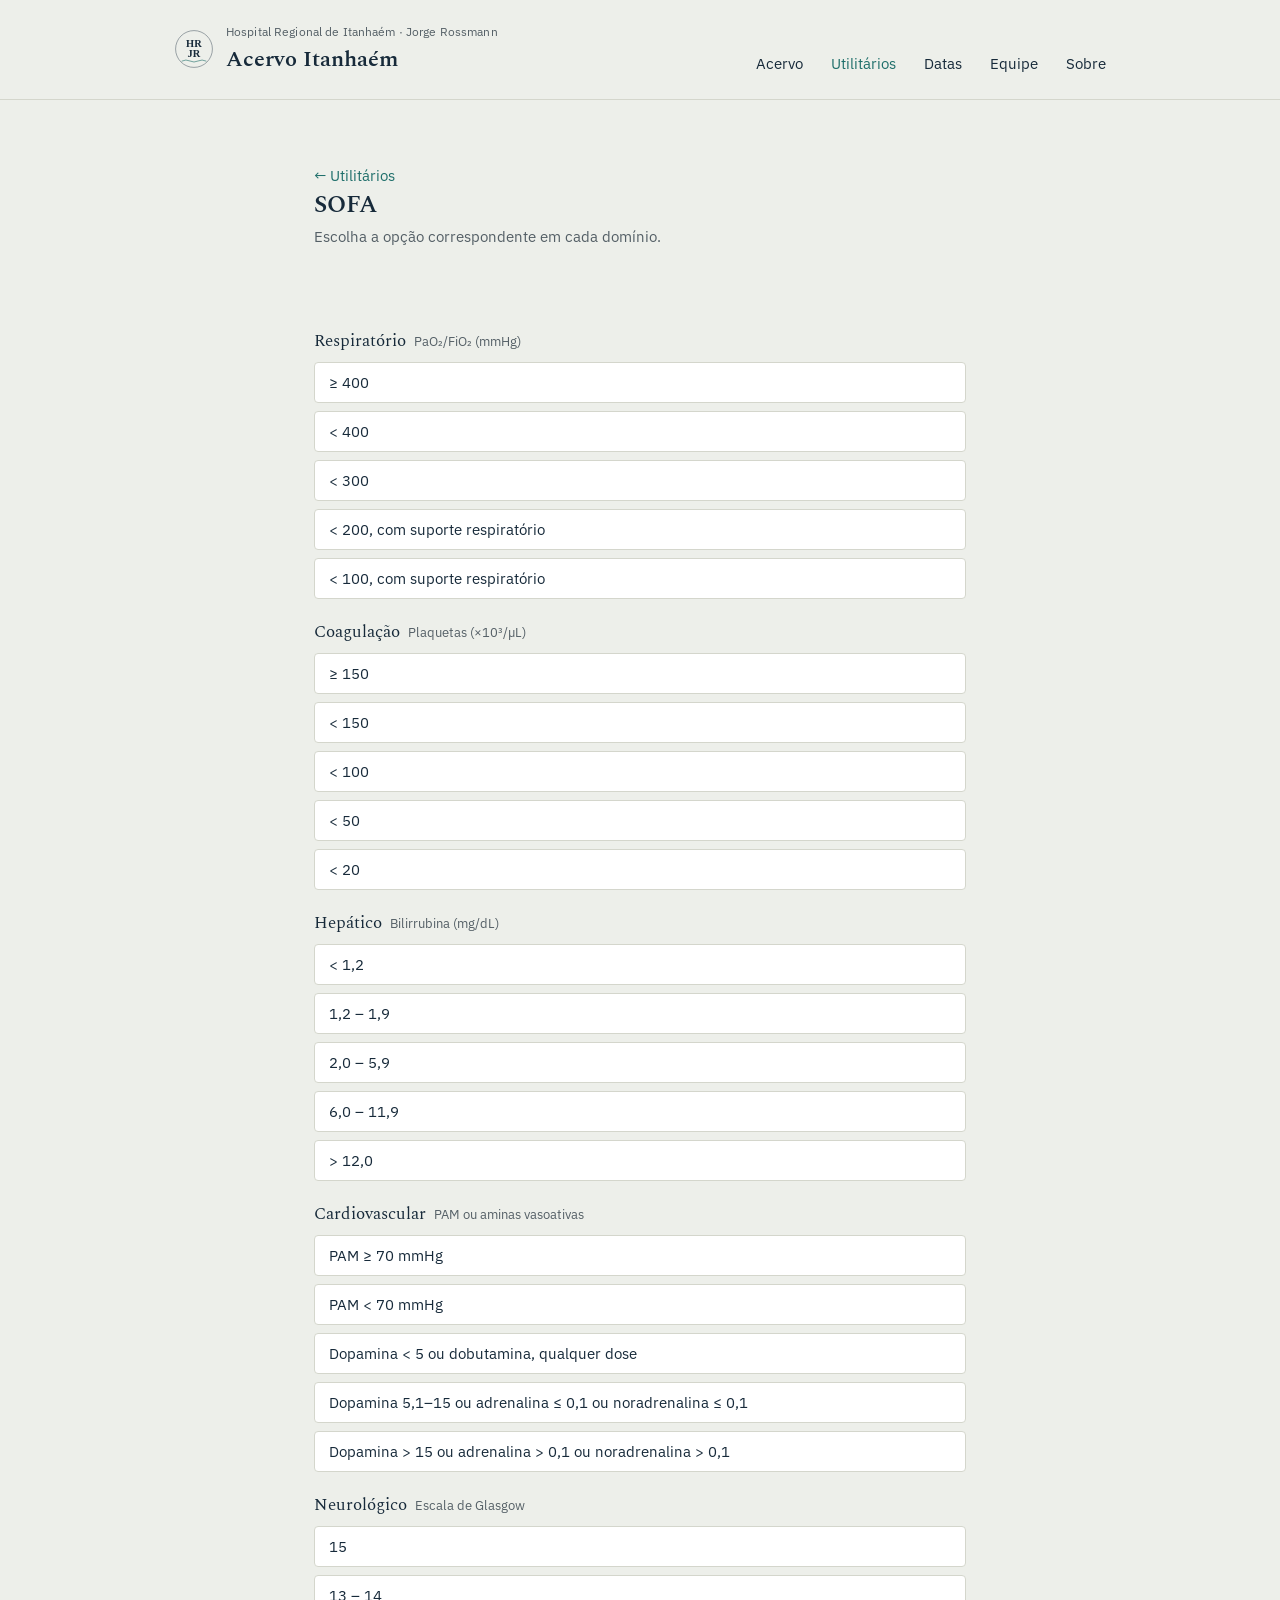
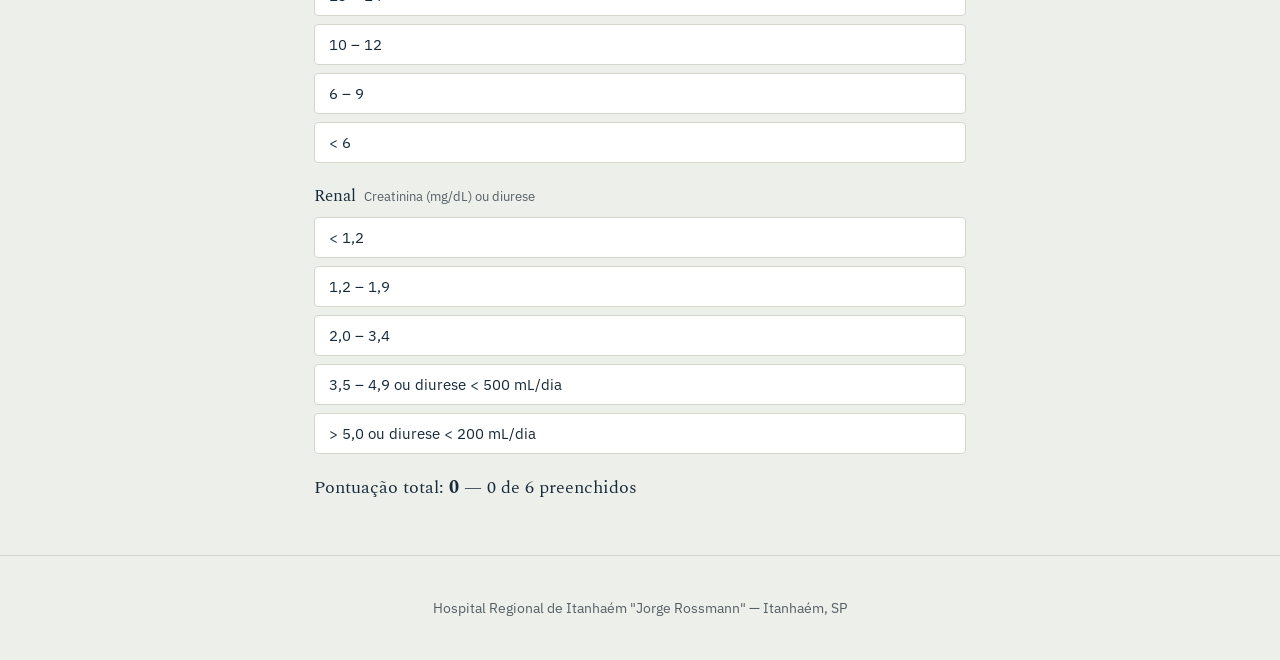
<file: sofa.html>
<!doctype html>
<html lang="pt-BR">
<head>
<meta charset="utf-8">
<meta name="viewport" content="width=device-width, initial-scale=1">
<title>SOFA — Acervo Itanhaém</title>
<link rel="preconnect" href="https://fonts.googleapis.com">
<link rel="preconnect" href="https://fonts.gstatic.com" crossorigin>
<link href="https://fonts.googleapis.com/css2?family=Spectral:ital,wght@0,400;0,500;0,600;1,400&family=IBM+Plex+Sans:wght@400;500;600&display=swap" rel="stylesheet">
<link rel="stylesheet" href="style.css">
</head>
<body>

<header class="masthead">
  <div class="masthead-inner">
    <a class="masthead-title" href="index.html">
      <img class="masthead-logo" src="assets/logo.svg" alt="Emblema HRJR" width="40" height="40">
      <span class="masthead-text">
        <span class="masthead-kicker">Hospital Regional de Itanhaém · Jorge Rossmann</span>
        <span class="masthead-name">Acervo Itanhaém</span>
      </span>
    </a>
    <nav class="masthead-nav">
      <a href="acervo.html">Acervo</a>
      <a href="utilitarios.html" class="is-active">Utilitários</a>
      <a href="datas.html">Datas</a>
      <a href="index.html#equipe">Equipe</a>
      <a href="index.html#sobre">Sobre</a>
    </nav>
  </div>
</header>

<main>
  <section class="section-head">
    <p class="section-note"><a href="utilitarios.html">← Utilitários</a></p>
    <h1>SOFA</h1>
    <p class="section-note">Escolha a opção correspondente em cada domínio.</p>
  </section>

  <section class="calculadora-bloco" style="border-bottom:none;">
    <div id="sofa-calc"></div>
  </section>
</main>

<footer class="site-footer">
  <p>Hospital Regional de Itanhaém "Jorge Rossmann" — Itanhaém, SP</p>
</footer>

<script src="assets/calculadoras.js"></script>
<script>
  renderEscalaUnica(SOFA_DOMINIOS, document.getElementById('sofa-calc'));
</script>

</body>
</html>
</file>
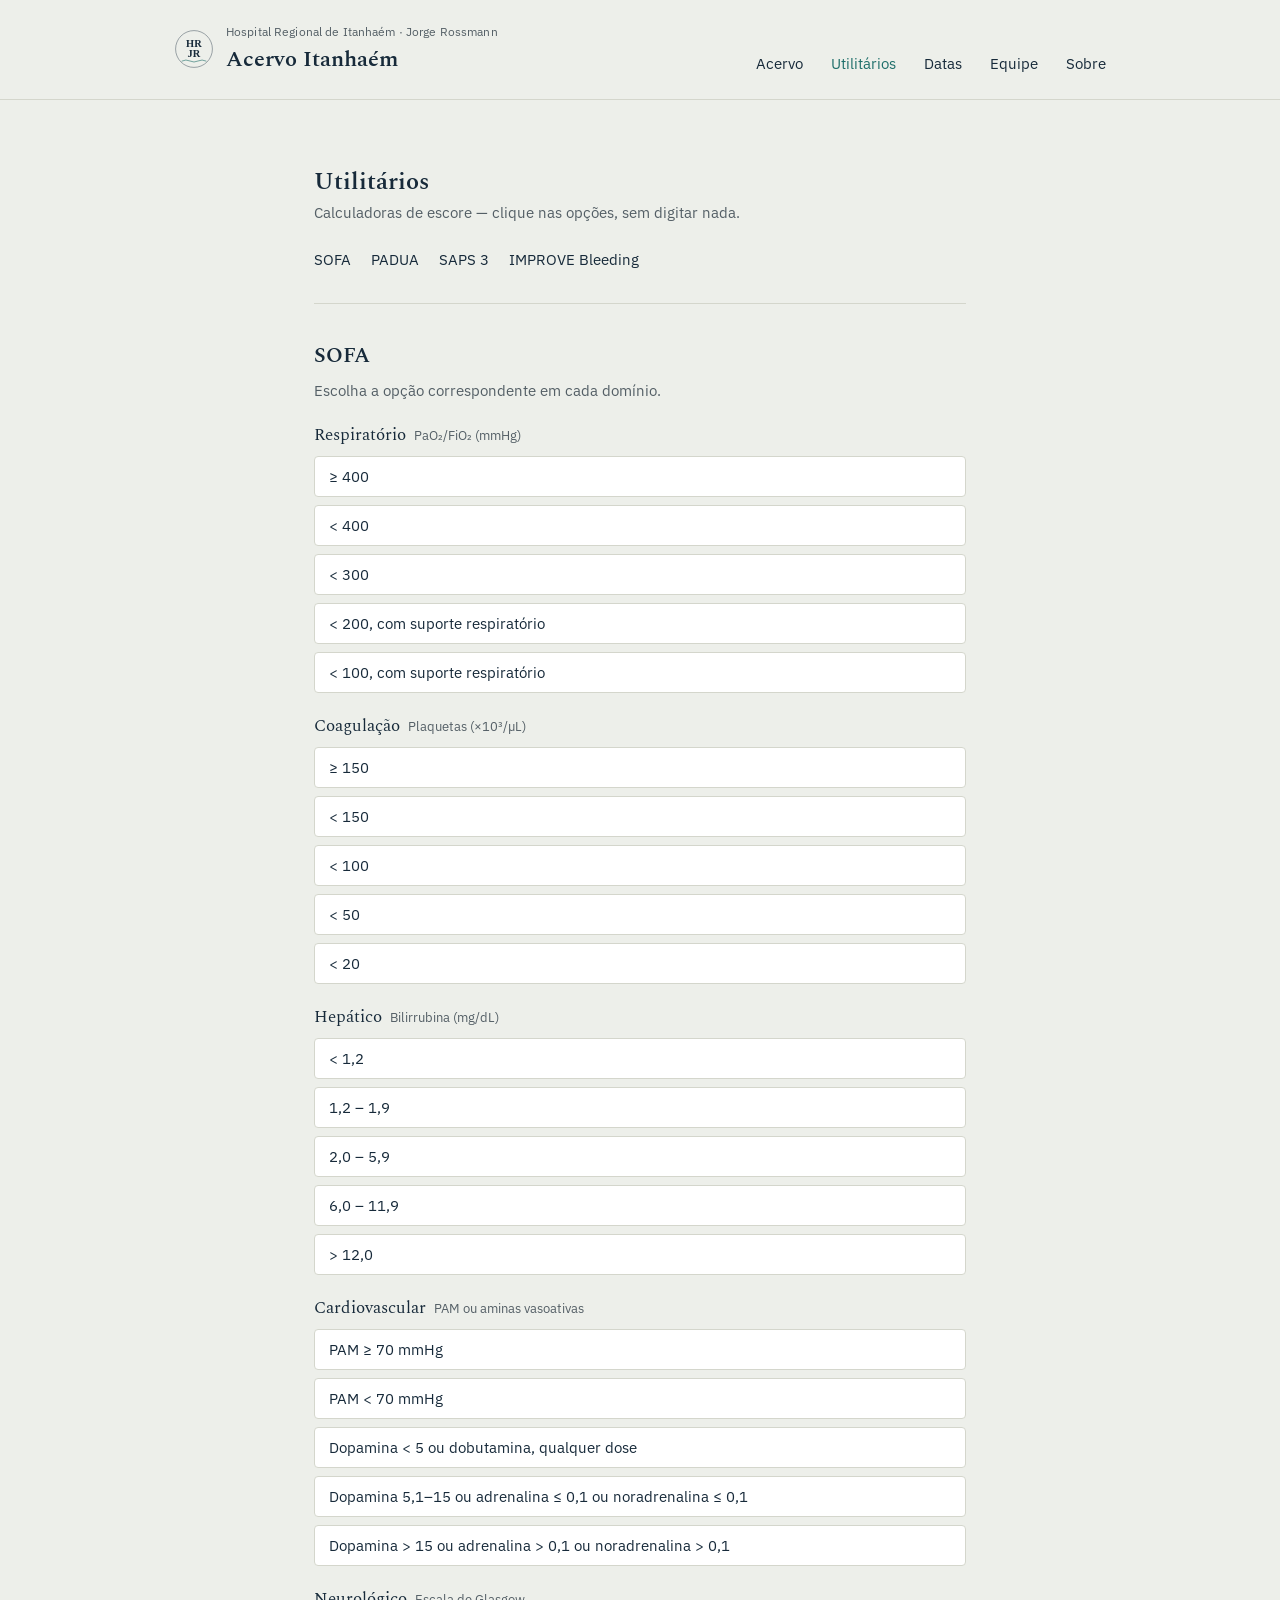
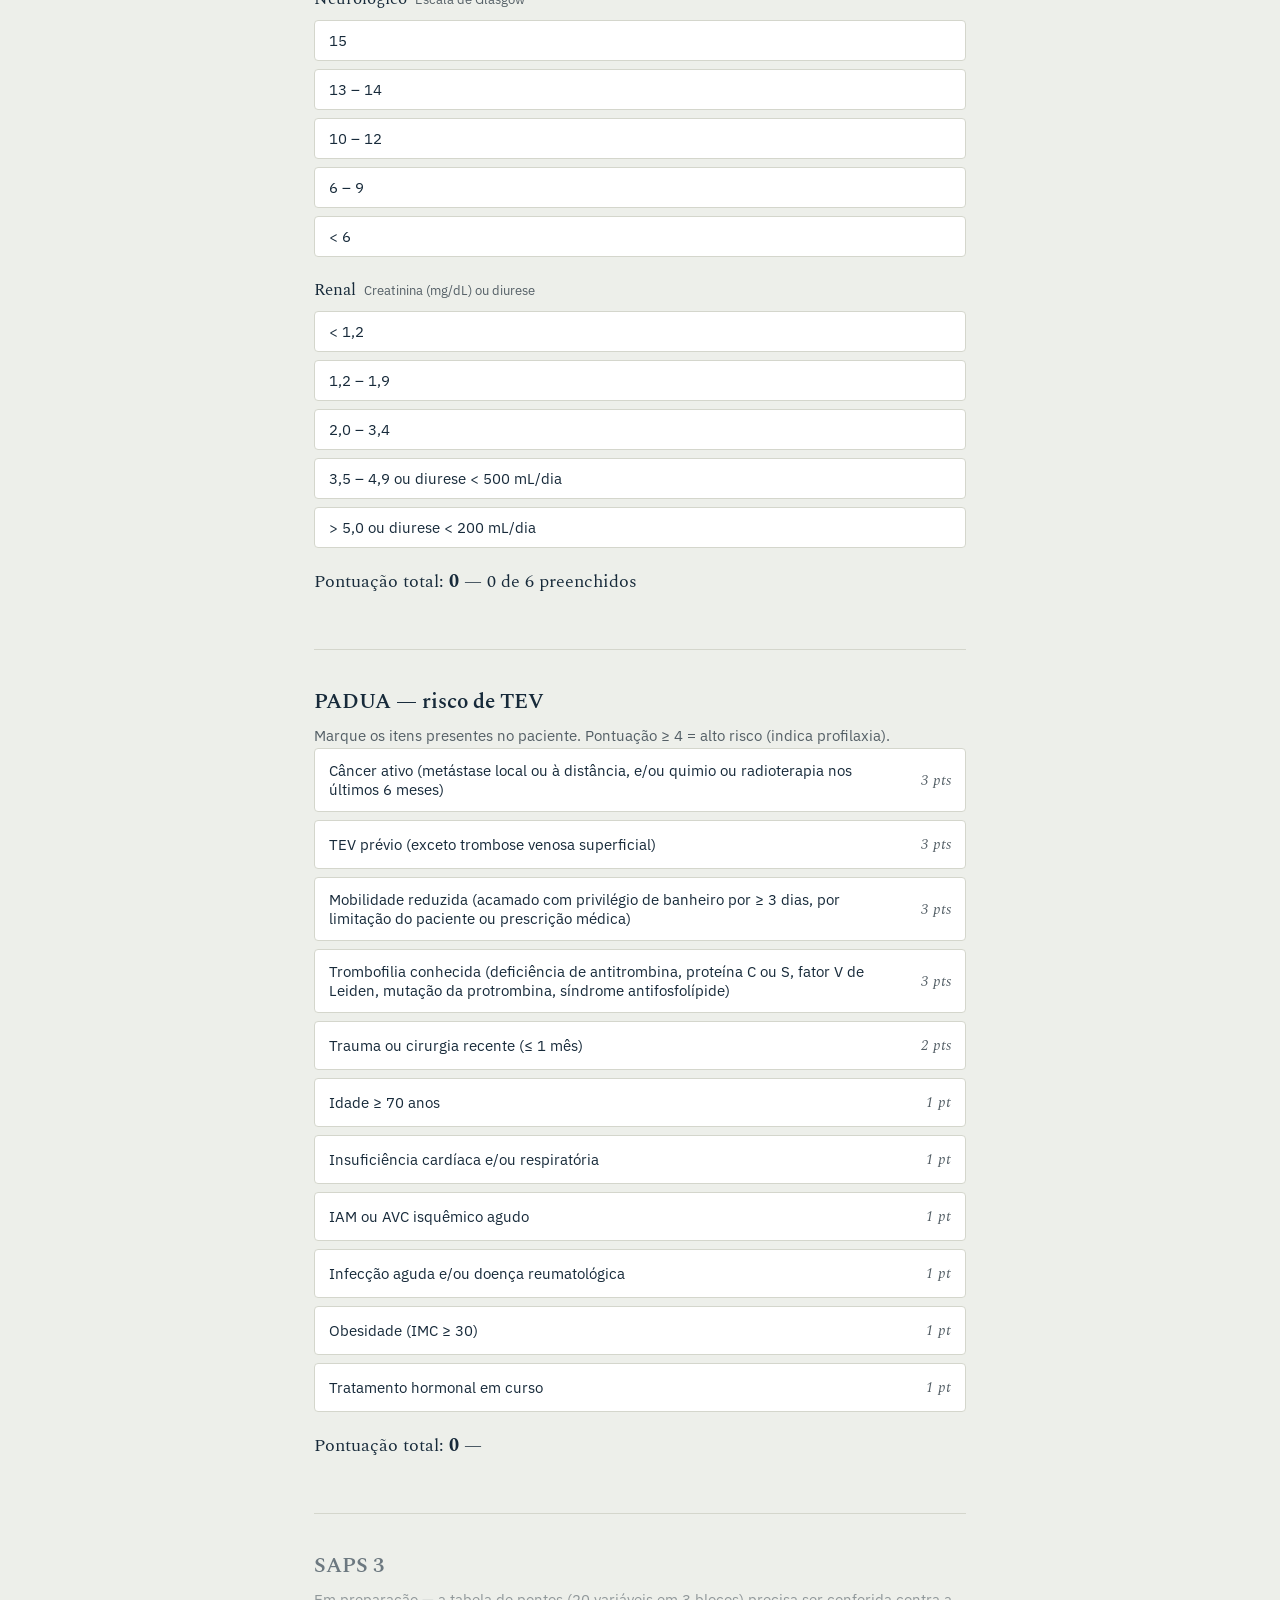
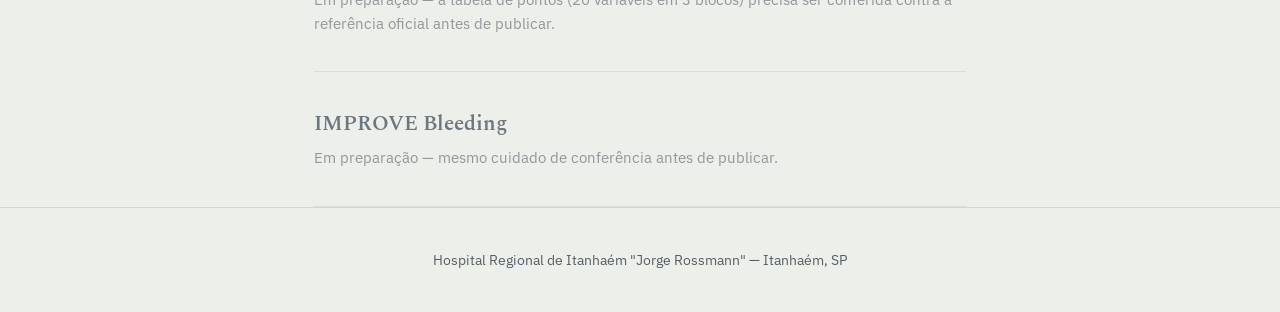
<file: utilitarios.html>
<!doctype html>
<html lang="pt-BR">
<head>
<meta charset="utf-8">
<meta name="viewport" content="width=device-width, initial-scale=1">
<title>Utilitários — Acervo Itanhaém</title>
<meta name="description" content="Calculadoras de escore da residência do Hospital Regional de Itanhaém Jorge Rossmann.">
<link rel="preconnect" href="https://fonts.googleapis.com">
<link rel="preconnect" href="https://fonts.gstatic.com" crossorigin>
<link href="https://fonts.googleapis.com/css2?family=Spectral:ital,wght@0,400;0,500;0,600;1,400&family=IBM+Plex+Sans:wght@400;500;600&display=swap" rel="stylesheet">
<link rel="stylesheet" href="style.css">
</head>
<body>

<header class="masthead">
  <div class="masthead-inner">
    <a class="masthead-title" href="index.html">
      <img class="masthead-logo" src="assets/logo.svg" alt="Emblema HRJR" width="40" height="40">
      <span class="masthead-text">
        <span class="masthead-kicker">Hospital Regional de Itanhaém · Jorge Rossmann</span>
        <span class="masthead-name">Acervo Itanhaém</span>
      </span>
    </a>
    <nav class="masthead-nav">
      <a href="acervo.html">Acervo</a>
      <a href="utilitarios.html" class="is-active">Utilitários</a>
      <a href="datas.html">Datas</a>
      <a href="index.html#equipe">Equipe</a>
      <a href="index.html#sobre">Sobre</a>
    </nav>
  </div>
</header>

<main>
  <section class="section-head">
    <h1>Utilitários</h1>
    <p class="section-note">Calculadoras de escore — clique nas opções, sem digitar nada.</p>
  </section>

  <nav class="subnav">
    <a href="#sofa">SOFA</a>
    <a href="#padua">PADUA</a>
    <a href="#saps3">SAPS 3</a>
    <a href="#improve">IMPROVE Bleeding</a>
  </nav>

  <section class="calculadora-bloco" id="sofa">
    <h2>SOFA</h2>
    <p class="section-note">Escolha a opção correspondente em cada domínio.</p>
    <div id="sofa-calc"></div>
  </section>

  <section class="calculadora-bloco" id="padua">
    <h2>PADUA — risco de TEV</h2>
    <p class="section-note">Marque os itens presentes no paciente. Pontuação ≥ 4 = alto risco (indica profilaxia).</p>
    <div id="padua-calc"></div>
  </section>

  <section class="calculadora-bloco calculadora-em-breve" id="saps3">
    <h2>SAPS 3</h2>
    <p class="section-note">Em preparação — a tabela de pontos (20 variáveis em 3 blocos) precisa ser conferida contra a referência oficial antes de publicar.</p>
  </section>

  <section class="calculadora-bloco calculadora-em-breve" id="improve">
    <h2>IMPROVE Bleeding</h2>
    <p class="section-note">Em preparação — mesmo cuidado de conferência antes de publicar.</p>
  </section>
</main>

<footer class="site-footer">
  <p>Hospital Regional de Itanhaém "Jorge Rossmann" — Itanhaém, SP</p>
</footer>

<script src="assets/calculadoras.js"></script>
<script>
  renderEscalaUnica(SOFA_DOMINIOS, document.getElementById('sofa-calc'));
  renderEscalaChecklist(PADUA_ITENS, document.getElementById('padua-calc'), 4);
</script>

</body>
</html>
</file>
<file: style.css>
:root {
  --ink: #172A3A;
  --paper: #EDEFEA;
  --white: #FFFFFF;
  --teal: #1F6F6B;
  --clay: #9C4A2E;
  --slate: #545F66;
  --line: #D4D6CC;

  --serif: 'Spectral', Georgia, serif;
  --sans: 'IBM Plex Sans', -apple-system, BlinkMacSystemFont, 'Segoe UI', sans-serif;
}

* { box-sizing: border-box; }

html { scroll-behavior: smooth; }

body {
  margin: 0;
  background: var(--paper);
  color: var(--ink);
  font-family: var(--sans);
  line-height: 1.55;
  -webkit-font-smoothing: antialiased;
}

a { color: var(--teal); text-decoration: none; }
a:hover { text-decoration: underline; }
a:focus-visible, button:focus-visible {
  outline: 2px solid var(--teal);
  outline-offset: 3px;
}

h1, h2, h3 {
  font-family: var(--serif);
  font-weight: 600;
  margin: 0;
  color: var(--ink);
}

/* Masthead */

.masthead {
  border-bottom: 1px solid var(--line);
  background: var(--paper);
}

.masthead-inner {
  max-width: 980px;
  margin: 0 auto;
  padding: 22px 24px;
  display: flex;
  align-items: baseline;
  justify-content: space-between;
  gap: 24px;
  flex-wrap: wrap;
}

.masthead-title {
  display: flex;
  align-items: center;
  gap: 12px;
  color: inherit;
}

.masthead-title:hover { text-decoration: none; }

.masthead-logo { display: block; flex-shrink: 0; }

.masthead-text {
  display: flex;
  flex-direction: column;
  gap: 2px;
}

.masthead-kicker {
  font-size: 0.78rem;
  color: var(--slate);
  letter-spacing: 0.01em;
}

.masthead-name {
  font-family: var(--serif);
  font-size: 1.35rem;
  font-weight: 600;
  color: var(--ink);
}

.masthead-nav {
  display: flex;
  gap: 28px;
  font-size: 0.95rem;
}

.masthead-nav a {
  color: var(--ink);
}

.masthead-nav a.is-active {
  color: var(--teal);
}

.subnav {
  display: flex;
  flex-wrap: wrap;
  gap: 20px;
  padding: 0 0 32px;
  border-bottom: 1px solid var(--line);
  font-size: 0.92rem;
}

.subnav a {
  color: var(--ink);
}

.subnav a:hover {
  color: var(--teal);
}

/* Hero */

.hero {
  border-bottom: 1px solid var(--line);
}

.hero-inner {
  max-width: 700px;
  margin: 0 auto;
  padding: 88px 24px 64px;
}

.hero-eyebrow {
  font-family: var(--serif);
  font-style: italic;
  color: var(--teal);
  margin: 0 0 14px;
  font-size: 1.05rem;
}

.hero h1 {
  font-size: 2.5rem;
  line-height: 1.18;
  letter-spacing: -0.01em;
  margin-bottom: 24px;
}

.hero-lede {
  font-size: 1.08rem;
  color: var(--slate);
  max-width: 56ch;
  margin: 0 0 44px;
}

.hero-meta {
  display: flex;
  gap: 40px;
  border-top: 1px solid var(--line);
  padding-top: 24px;
}

.hero-meta-item {
  display: flex;
  flex-direction: column;
  gap: 4px;
}

.hero-meta-value {
  font-family: var(--serif);
  font-size: 1.6rem;
  color: var(--ink);
}

.hero-meta-label {
  font-size: 0.85rem;
  color: var(--slate);
}

/* Sobre o hospital */

.about {
  border-bottom: 1px solid var(--line);
  padding-bottom: 8px;
}

.about-body p {
  max-width: 68ch;
  color: var(--ink);
  font-size: 1.05rem;
}

.about-body p + p { margin-top: 18px; }

/* Section shared */

main { max-width: 700px; margin: 0 auto; padding: 0 24px; }

.section-head {
  padding: 64px 0 24px;
}

.section-head h2 {
  font-size: 1.6rem;
  margin-bottom: 8px;
}

.section-note {
  color: var(--slate);
  font-size: 0.95rem;
  margin: 0;
}

/* Archive */

.archive { border-bottom: 1px solid var(--line); }

.archive-empty {
  border: 1px dashed var(--line);
  border-radius: 4px;
  padding: 32px;
  margin-bottom: 56px;
  background: var(--white);
}

.archive-empty-title {
  font-family: var(--serif);
  font-size: 1.1rem;
  margin: 0 0 8px;
  color: var(--ink);
}

.archive-empty-body {
  color: var(--slate);
  margin: 0 0 16px;
  max-width: 50ch;
}

.archive-cta {
  display: inline-block;
  font-weight: 500;
}

/* Acervo — listagem */

.acervo-list .acervo-item-titulo {
  color: var(--ink);
  font-size: 1.02rem;
}

.acervo-list .acervo-item-titulo:hover { color: var(--teal); }

/* Artigo */

.article { padding: 56px 0 40px; }

.article h1 {
  font-size: 2rem;
  margin: 10px 0 16px;
}

.article-meta {
  color: var(--slate);
  font-size: 0.9rem;
  margin: 0 0 32px;
}

.article-body p {
  max-width: 68ch;
  color: var(--ink);
  font-size: 1.05rem;
}

.article-body h3 {
  font-size: 1.15rem;
  margin: 32px 0 12px;
}

.article-body blockquote {
  margin: 20px 0;
  padding: 4px 20px;
  border-left: 3px solid var(--teal);
  background: #E4EFEE;
  color: var(--slate);
  font-size: 0.95rem;
}

.article-body blockquote p { margin: 0; max-width: none; }

.table-scroll {
  overflow-x: auto;
  margin: 20px 0;
}

.article-body table {
  border-collapse: separate;
  border-spacing: 2px;
  font-size: 0.85rem;
  min-width: 100%;
}

.article-body th,
.article-body td {
  padding: 8px 10px;
  border-radius: 3px;
  text-align: left;
  vertical-align: top;
  max-width: 260px;
}

.article-body th {
  background: #E4EFEE;
  color: var(--ink);
  font-weight: 600;
  white-space: nowrap;
}

.article-body td {
  background: var(--white);
  border: 1px solid var(--line);
}

/* Quiz */

.quiz-section { padding-bottom: 72px; }

.quiz-section h2 {
  font-size: 1.3rem;
  margin-bottom: 20px;
}

.quiz-player {
  border: 1px solid var(--line);
  border-radius: 4px;
  padding: 28px;
  background: var(--white);
}

.quiz-progress {
  color: var(--slate);
  font-size: 0.85rem;
  margin: 0 0 8px;
}

.quiz-pergunta {
  font-family: var(--serif);
  font-size: 1.15rem;
  margin: 0 0 20px;
}

.quiz-alternativas {
  display: flex;
  flex-direction: column;
  gap: 10px;
}

.quiz-alternativa {
  text-align: left;
  padding: 12px 16px;
  border: 1px solid var(--line);
  border-radius: 4px;
  background: var(--paper);
  color: var(--ink);
  font-family: var(--sans);
  font-size: 0.98rem;
  cursor: pointer;
}

.quiz-alternativa:hover:not(:disabled) { border-color: var(--teal); }
.quiz-alternativa:disabled { cursor: default; }

.quiz-alternativa.quiz-correta {
  border-color: var(--teal);
  background: #E4EFEE;
}

.quiz-alternativa.quiz-incorreta {
  border-color: var(--clay);
  background: #F3E7E2;
}

.quiz-feedback {
  margin-top: 20px;
  padding-top: 16px;
  border-top: 1px solid var(--line);
  color: var(--slate);
}

.quiz-veredito {
  font-weight: 600;
  color: var(--ink);
  margin: 0 0 6px;
}

.quiz-avancar {
  margin-top: 20px;
  padding: 10px 18px;
  border: 1px solid var(--ink);
  border-radius: 4px;
  background: var(--ink);
  color: var(--white);
  font-family: var(--sans);
  font-size: 0.95rem;
  cursor: pointer;
}

.quiz-resultado {
  font-family: var(--serif);
  font-size: 1.2rem;
  margin: 0 0 20px;
}

/* Calculadoras */

.calculadora-bloco {
  padding: 36px 0;
  border-bottom: 1px solid var(--line);
}

.calculadora-bloco h2 {
  font-size: 1.3rem;
  margin-bottom: 6px;
}

.calculadora-em-breve {
  opacity: 0.6;
}

.escala-grupo { margin: 20px 0; }

.escala-grupo-titulo {
  font-family: var(--serif);
  font-size: 1.05rem;
  margin: 0 0 8px;
}

.escala-grupo-unidade {
  font-family: var(--sans);
  font-weight: 400;
  font-size: 0.8rem;
  color: var(--slate);
  margin-left: 8px;
}

.escala-opcoes {
  display: flex;
  flex-direction: column;
  gap: 8px;
}

.escala-opcao {
  text-align: left;
  padding: 10px 14px;
  border: 1px solid var(--line);
  border-radius: 4px;
  background: var(--white);
  color: var(--ink);
  font-family: var(--sans);
  font-size: 0.92rem;
  cursor: pointer;
}

.escala-opcao:hover { border-color: var(--teal); }

.escala-opcao-selecionada {
  border-color: var(--teal);
  background: #E4EFEE;
  font-weight: 500;
}

.escala-total {
  margin-top: 20px;
  font-family: var(--serif);
  font-size: 1.1rem;
}

.escala-item {
  display: flex;
  justify-content: space-between;
  align-items: center;
  gap: 16px;
  width: 100%;
  text-align: left;
  padding: 12px 14px;
  margin-bottom: 8px;
  border: 1px solid var(--line);
  border-radius: 4px;
  background: var(--white);
  color: var(--ink);
  font-family: var(--sans);
  font-size: 0.92rem;
  cursor: pointer;
}

.escala-item:hover { border-color: var(--teal); }

.escala-item-pontos {
  font-family: var(--serif);
  font-style: italic;
  color: var(--slate);
  flex-shrink: 0;
}

.escala-item-selecionado {
  border-color: var(--teal);
  background: #E4EFEE;
}

.escala-risco-alto { color: var(--clay); font-weight: 600; }
.escala-risco-baixo { color: var(--teal); font-weight: 600; }

.escala-secao {
  font-family: var(--serif);
  font-weight: 600;
  color: var(--clay);
  font-size: 0.95rem;
  margin: 32px 0 4px;
}

.escala-offset {
  font-size: 0.85rem;
  color: var(--slate);
  font-weight: 400;
}

/* Menu de escores */

.score-menu {
  display: grid;
  grid-template-columns: repeat(2, 1fr);
  gap: 16px;
  padding-bottom: 56px;
}

@media (max-width: 560px) {
  .score-menu { grid-template-columns: 1fr; }
}

.score-card {
  display: flex;
  flex-direction: column;
  gap: 6px;
  padding: 24px;
  border: 1px solid var(--line);
  border-radius: 4px;
  background: var(--white);
  color: var(--ink);
}

.score-card:hover {
  border-color: var(--teal);
  text-decoration: none;
}

.score-card-nome {
  font-family: var(--serif);
  font-size: 1.3rem;
  font-weight: 600;
}

.score-card-desc {
  color: var(--slate);
  font-size: 0.9rem;
}

/* Team */

.team { padding-bottom: 72px; }

.team-group { margin-bottom: 36px; }

.team-group-title {
  font-size: 1rem;
  font-weight: 600;
  color: var(--clay);
  margin-bottom: 4px;
}

.team-list {
  list-style: none;
  margin: 0;
  padding: 0;
}

.team-row {
  display: flex;
  align-items: baseline;
  justify-content: space-between;
  padding: 12px 0;
  border-top: 1px solid var(--line);
}

.team-name {
  font-size: 1.02rem;
  color: var(--ink);
}

.team-person {
  display: flex;
  align-items: center;
  gap: 12px;
}

.team-photo {
  width: 44px;
  height: 44px;
  border-radius: 50%;
  object-fit: cover;
  object-position: center 22%;
  flex-shrink: 0;
}

.team-role {
  font-size: 0.85rem;
  color: var(--slate);
  font-family: var(--serif);
  font-style: italic;
}

/* Footer */

.site-footer {
  border-top: 1px solid var(--line);
  padding: 28px 24px;
  text-align: center;
  color: var(--slate);
  font-size: 0.85rem;
}

/* Responsive */

@media (max-width: 560px) {
  .hero h1 { font-size: 1.9rem; }
  .hero-inner { padding: 56px 20px 48px; }
  .hero-meta { flex-wrap: wrap; gap: 24px; }
  .masthead-inner { padding: 18px 20px; }
}

@media (prefers-reduced-motion: reduce) {
  html { scroll-behavior: auto; }
}
</file>
